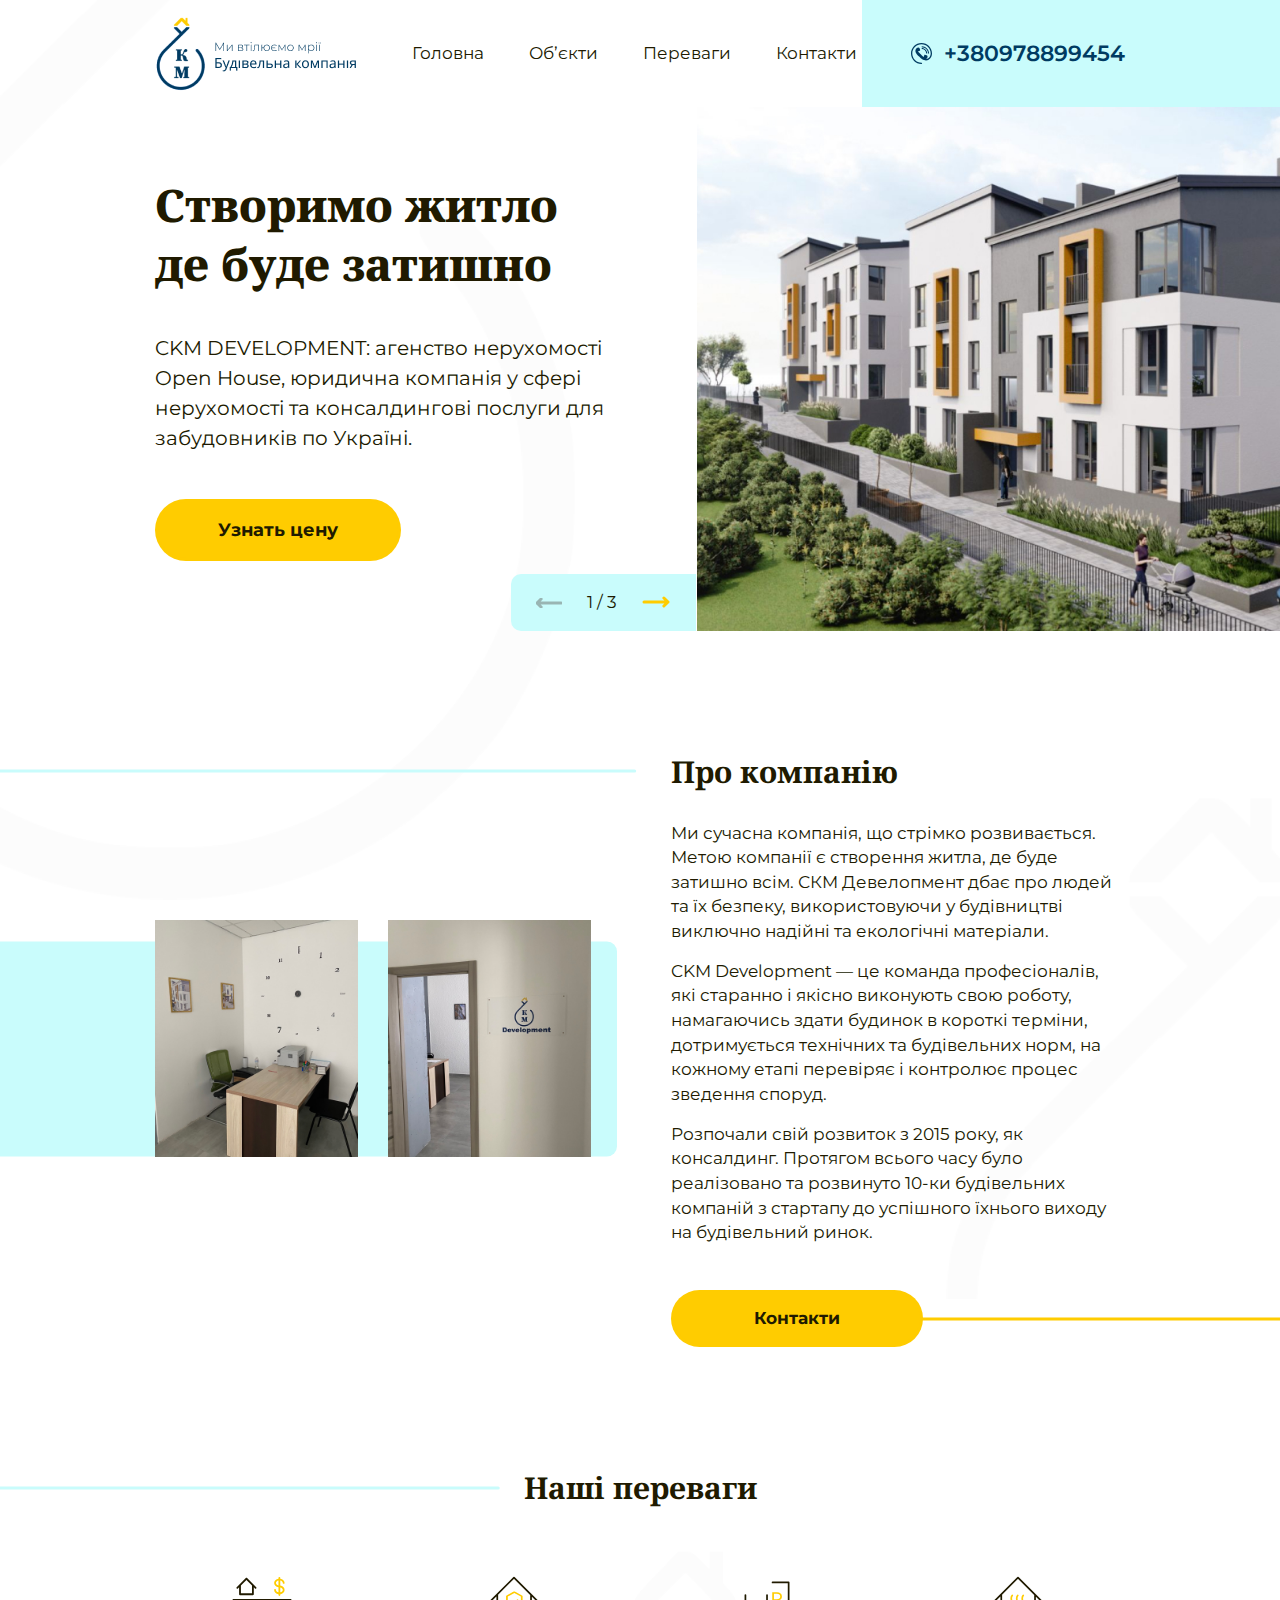
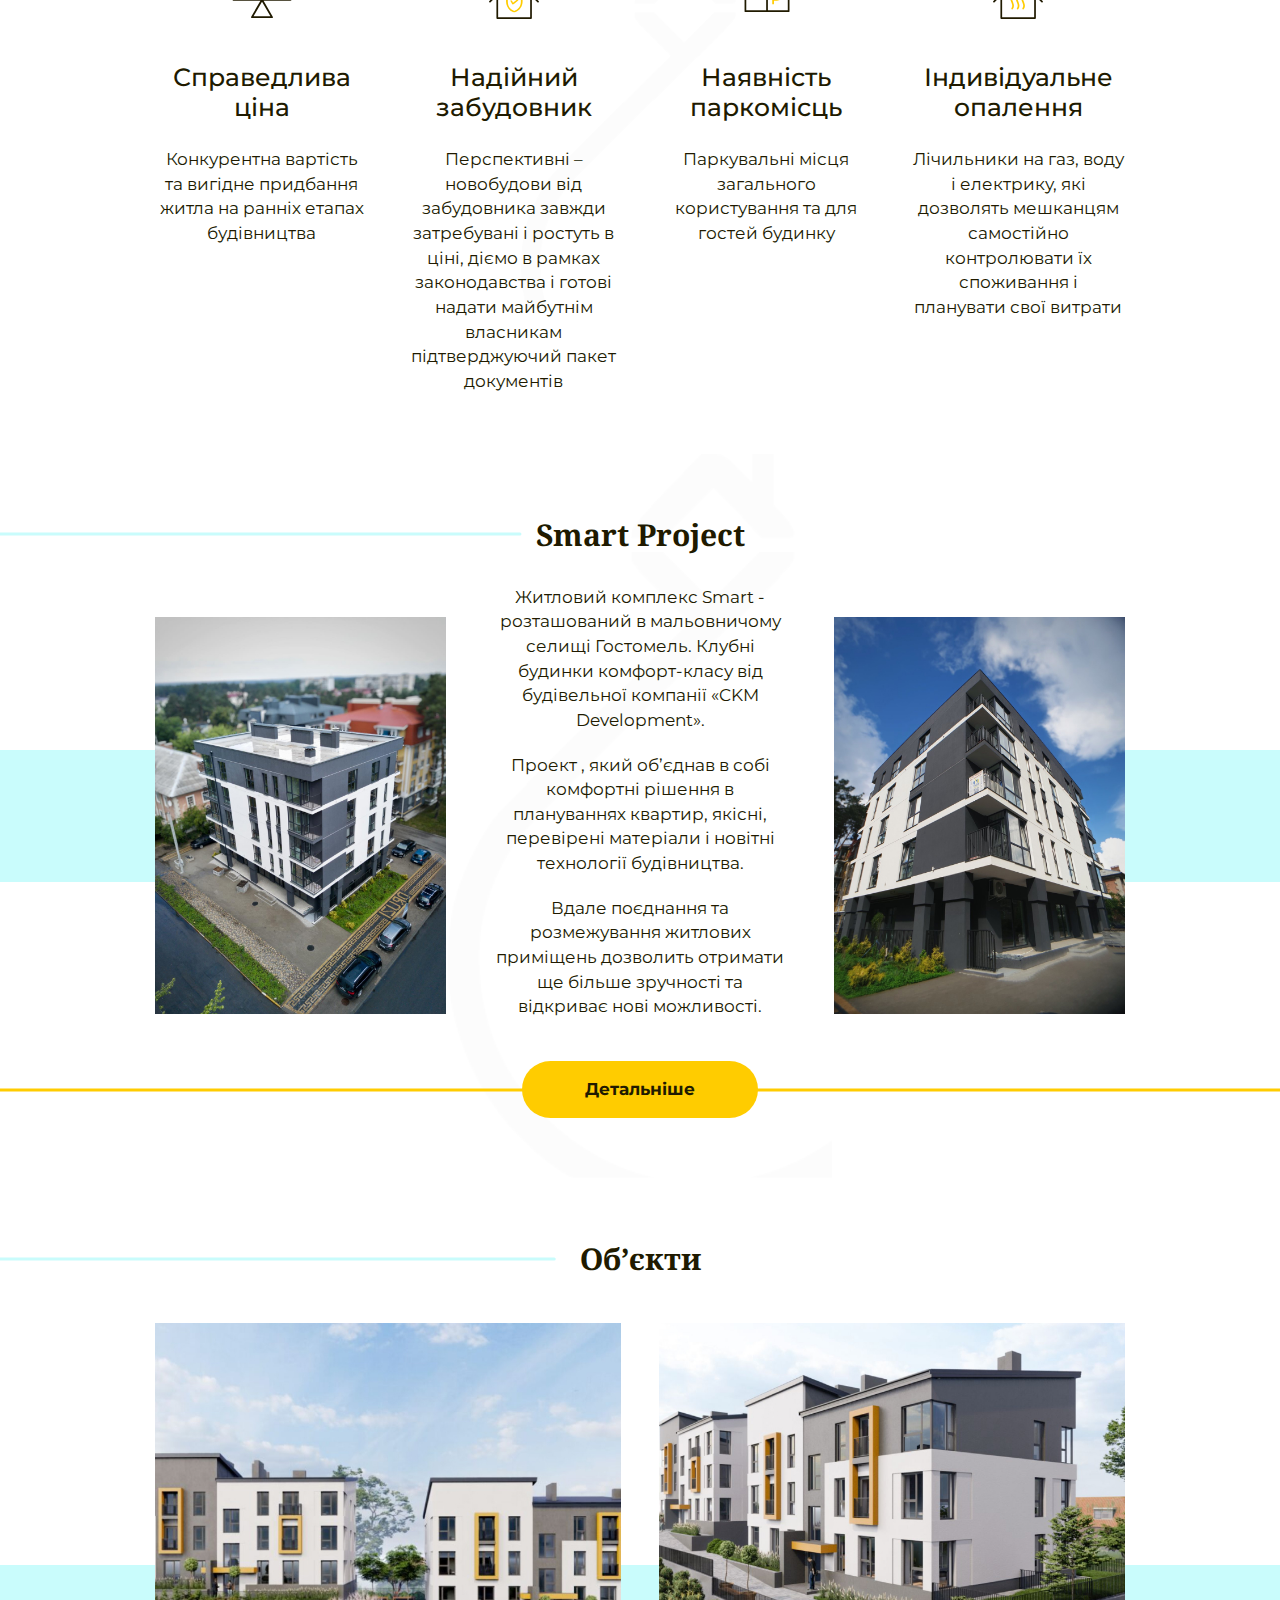
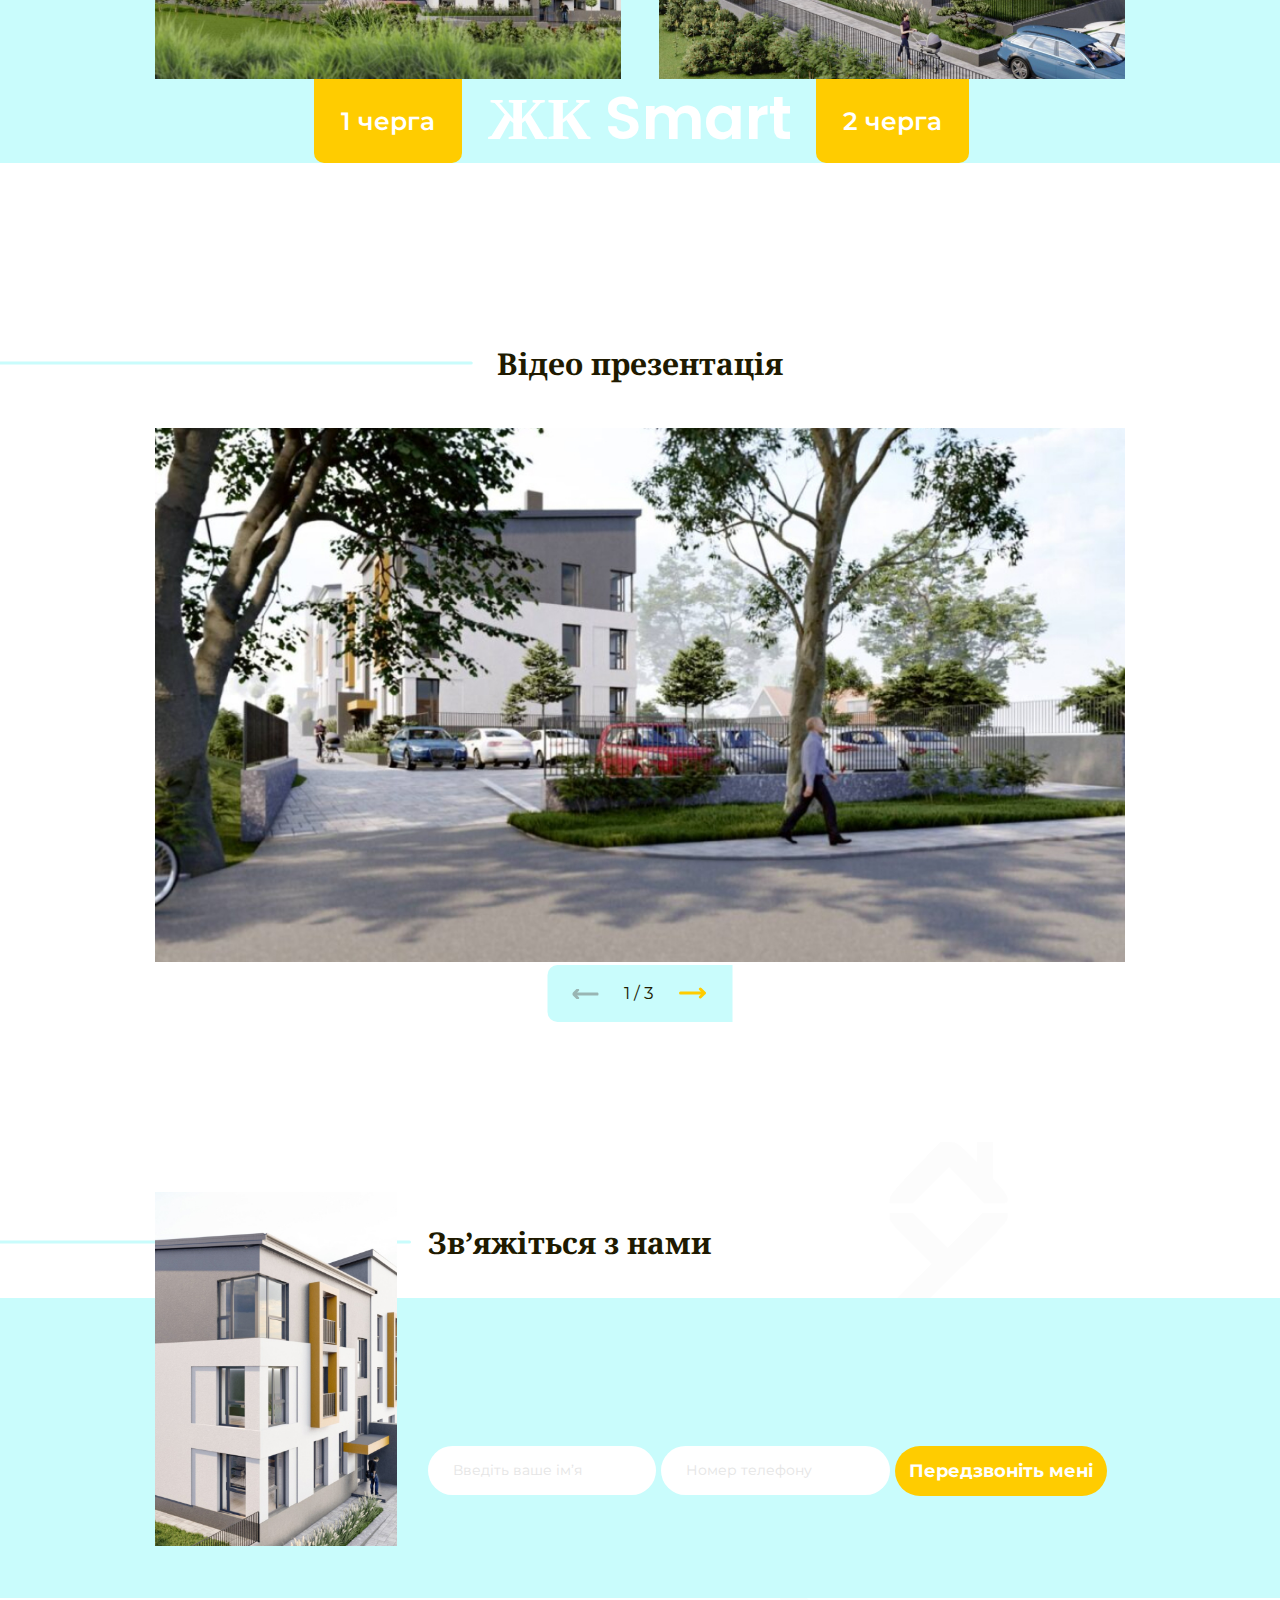
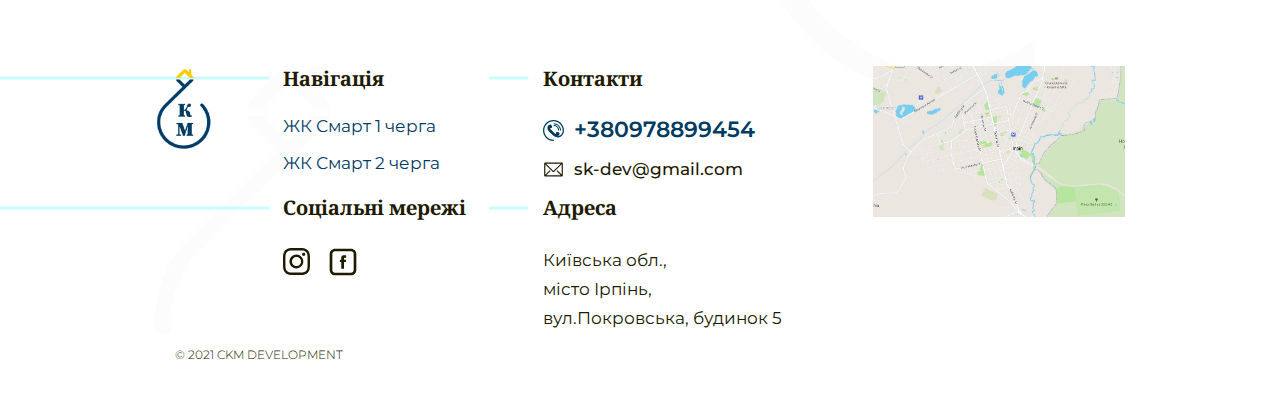
<file: index.html>
<!DOCTYPE html>
<html lang="ru">
 <head>
	<title>Головна</title>
	<meta charset="UTF-8">
	<meta name="format-detection" content="telephone=no">
	<link rel="stylesheet" href="css/style.min.css">
	<link rel="shortcut icon" href="favicon.ico">
	<!-- <meta name="robots" content="noindex, nofollow"> -->
	<!-- <meta name="viewport" content="width=device-width, initial-scale=1.0, maximum-scale=1.0, user-scalable=0"> -->
	<meta name="viewport" content="width=device-width, initial-scale=1.0">
</head>

<body>
	<div class="wrapper">
		<div class="top-bg _bg"></div>
		<div class="top-square"></div>
		<header class="header">
	<div class="header__container _container">
		<div class="header-left">
			<a href="index.html"><img src="img/main/logo.png" alt="Logo"> </a>
		</div>
		<div class="header__menu menu">
			<div class="menu__icon icon-menu">
				<span></span>
				<span></span>
				<span></span>
			</div>
			<nav class="menu__body">
				<ul class="menu__list">
					<li><a href="index.html" class="menu__link _goto-block">Головна</a></li>
					<li><a href="objects.html" class="menu__link _goto-block">Об’єкти</a></li>
					<li><a href="index.html#per" class="menu__link _goto-block">Переваги</a></li>
					<li><a href="#foot" class="menu__link _goto-block">Контакти</a></li>
				</ul>
			</nav>
		</div>
		<div class="header-tel">
			<a href="tel:+380978899454"><img src="img/main/icons/09.svg" alt=""><span>+380978899454</span></a>
		</div>
	</div>
</header>
		<main class="page">
			<section class="develop _container">
				<div class="develop-container">
					<div class="develop-container__left">
						<div class="develop-title">
							Створимо житло де буде затишно
						</div>
						<div class="develop-text">
							CKM DEVELOPMENT: агенство нерухомості Open House, юридична компанія у сфері нерухомості та
							консалдингові послуги для забудовників по Україні.
						</div>
						<div class="develop-popup">
							<a href="jk.html" class="_yellow-btn">Узнать цену</a>
						</div>
					</div>
					<div class="develop-container__right">
						<div class="develop-slider__box">
							<div class="develop-slider__more">
								<div class="more__item_prev">
									<svg width="26" height="10" viewBox="0 0 26 10" fill="none"
										xmlns="http://www.w3.org/2000/svg">
										<path d="M25 5H1M1 5L5.11429 1M1 5L5.11429 9" stroke-width="3" stroke-linecap="round" />
									</svg>
								</div>
								<div class="slider-quality__pagging"></div>
								<div class="more__item_next">
									<svg width="29" height="12" viewBox="0 0 29 12" fill="none"
										xmlns="http://www.w3.org/2000/svg">
										<path d="M2 6H26M26 6L21.8857 2M26 6L21.8857 10" stroke-width="3"
											stroke-linecap="round" />
									</svg>
								</div>
							</div>
							<div class="develop-slider__container _swiper">
								<div class="develop-slider__item">
									<img src="img/main/02.jpg" alt="Photo">
								</div>
								<div class="develop-slider__item">
									<img src="img/main/02.jpg" alt="Photo">
								</div>
								<div class="develop-slider__item">
									<img src="img/main/02.jpg" alt="Photo">
								</div>
							</div>
						</div>
					</div>
				</div>
			</section>
			<section class="about">
				<div class="about-bg">
				</div>
				<div class="about-bg__img _bg">
				</div>
				<div class="about-container _container">
					<div class="about__left">
						<div class="about__img">
							<img src="img/main/03.jpg" alt="Photo">
						</div>
						<div class="about__img">
							<img src="img/main/04.jpg" alt="Photo">
						</div>
					</div>
					<div class="about-right">
						<div class="about-title _title">
							Про компанію
						</div>
						<div class="about-text _text">
							Ми сучасна компанія, що стрімко розвивається. Метою компанії є створення житла, де буде затишно
							всім.
							СКM Девелопмент дбає про людей та їх безпеку, використовуючи у будівництві виключно надійні та
							екологічні матеріали.
						</div>
						<div class="about-text _text">
							CKM Development — це команда професіоналів, які старанно і якісно виконують свою роботу,
							намагаючись
							здати будинок в короткі терміни, дотримується технічних та будівельних норм, на кожному етапі
							перевіряє і контролює процес зведення споруд.
						</div>
						<div class="about-text _text">
							Розпочали свій розвиток з 2015 року, як консалдинг. Протягом всього часу було реалізовано та
							розвинуто
							10-ки будівельних компаній з стартапу до успішного їхнього виходу на будівельний ринок.
						</div>
						<div class="about-popup">
							<a href="#foot" class="_yellow-btn">Контакти</a>
						</div>
					</div>
				</div>
			</section>
			<section class="perevagy _container" id="per">
				<div class="perevagy-bg"></div>
				<div class="perevagy-title _title">
					Наші переваги
				</div>
				<div class="perevagy-container">
					<div class="perevagy-item">
						<div class="perevagy-item__img">
							<img src="img/main/icons/05.svg" alt="Photo">
						</div>
						<div class="perevagy-subtitle">
							Справедлива ціна
						</div>
						<div class="perevagy-item__text">
							Конкурентна вартість та вигідне придбання житла на ранніх етапах будівництва
						</div>
					</div>
					<div class="perevagy-item">
						<div class="perevagy-item__img">
							<img src="img/main/icons/06.svg" alt="Photo">
						</div>
						<div class="perevagy-subtitle">
							Надійний забудовник
						</div>
						<div class="perevagy-item__text">
							Перспективні – новобудови від забудовника завжди затребувані і ростуть в ціні, діємо в рамках
							законодавства і готові надати майбутнім власникам підтверджуючий пакет документів
						</div>
					</div>
					<div class="perevagy-item">
						<div class="perevagy-item__img">
							<img src="img/main/icons/07.svg" alt="Photo">
						</div>
						<div class="perevagy-subtitle">
							Наявність паркомісць
						</div>
						<div class="perevagy-item__text">
							Паркувальні місця загального користування та для гостей будинку
						</div>
					</div>
					<div class="perevagy-item">
						<div class="perevagy-item__img">
							<img src="img/main/icons/08.svg" alt="Photo">
						</div>
						<div class="perevagy-subtitle">
							Індивідуальне опалення
						</div>
						<div class="perevagy-item__text">
							Лічильники на газ, воду і електрику, які дозволять мешканцям самостійно контролювати їх споживання
							і планувати свої витрати
						</div>
					</div>
				</div>
			</section>
			<section class="smart">
				<div class="_container">
					<div class="smart-bg"></div>
					<div class="smart-left"></div>
					<div class="smart-right"></div>
					<div class="smart-container">
						<div class="smart-item">
							<img src="img/main/05.jpg" alt="Photo">
						</div>
						<div class="smart-item">
							<div class="smart-title _title">
								Smart Project
							</div>
							<div class="smart-text _text">
								Житловий комплекс Smart - розташований в мальовничому селищі Гостомель. Клубні будинки
								комфорт-класу від будівельної компанії «CKM Development».
							</div>
							<div class="smart-text _text">
								Проект , який об’єднав в собі комфортні рішення в плануваннях квартир, якісні, перевірені
								матеріали і новітні технології будівництва.
							</div>
							<div class="smart-text _text">
								Вдале поєднання та розмежування житлових приміщень дозволить отримати ще більше зручності та
								відкриває нові можливості.
							</div>
							<div class="smart-popup">
								<a href="jk.html" class="_yellow-btn">Детальніше</a>
							</div>
						</div>
						<div class="smart-item">
							<img src="img/main/06.jpg" alt="Photo">
						</div>
					</div>
				</div>
			</section>
			<section class="object" id="obj">
				<div class="object-bg">
					ЖК Smart
				</div>
				<div class="_container">
					<div class="object-title _title">
						Об’єкти
					</div>
					<div class="object-container">
						<div class="object-item">
							<div class="object-img"><img src="img/main/07.jpg" alt="Photo">
								<div class="object-more">
									<a href="jk.html">Узнать больше</a>
								</div>
							</div>
							<div class="object-label">
								<span>1 черга</span>
							</div>
						</div>
						<div class="object-item">
							<div class="object-img"><img src="img/main/08.jpg" alt="Photo">
								<div class="object-more">
									<a href="jk.html">Узнать больше</a>
								</div>
							</div>
							<div class="object-label">
								<span>2 черга</span>
							</div>
						</div>
					</div>
				</div>
			</section>
			<section class="present _container">
				<div class="present-title _title">
					Відео презентація
				</div>
				<div class="present-slider__box">
					<div class="develop-slider__more present-slider__more">
						<div class="present__item__prev">
							<svg width="26" height="10" viewBox="0 0 26 10" fill="none" xmlns="http://www.w3.org/2000/svg">
								<path d="M25 5H1M1 5L5.11429 1M1 5L5.11429 9" stroke-width="3" stroke-linecap="round" />
							</svg>
						</div>
						<div class="present-pagging"></div>
						<div class="present__item__next">
							<svg width="29" height="12" viewBox="0 0 29 12" fill="none" xmlns="http://www.w3.org/2000/svg">
								<path d="M2 6H26M26 6L21.8857 2M26 6L21.8857 10" stroke-width="3" stroke-linecap="round" />
							</svg>
						</div>
					</div>
					<div class="present-slider__container _swiper">
						<div class="present-slider__item">
							<img src="img/main/09.jpg" alt="Photo">
						</div>
						<div class="present-slider__item">
							<img src="img/main/09.jpg" alt="Photo">
						</div>
						<div class="present-slider__item">
							<img src="img/main/09.jpg" alt="Photo">
						</div>
					</div>
				</div>
			</section>
			<section class="form">
				<div class="form-bg"></div>
				<form action="#">
					<div class="_container">
						<div class="form-container">
							<div class="form-back"></div>
							<div class="form-img">
								<img src="img/main/10.jpg" alt="Photo">
							</div>
							<div class="form-body">
								<div class="form-title _title">
									Зв’яжіться з нами
								</div>
								<div class="form-box">
									<div class="form-input">
										<input autocomplete="off" type="text" name="form[]" data-error="Ошибка"
											data-value="Введіть ваше ім’я" class="input">
									</div>
									<div class="form-input">
										<input autocomplete="off" type="text" name="form[]" data-error="Ошибка"
											data-value="Номер телефону" class="input">
									</div>
									<div class="form-btn">
										<button type="submit" class="form__btn btn">Передзвоніть мені</button>
									</div>
								</div>
							</div>
						</div>
					</div>
				</form>
			</section>
		</main>
		<footer class="footer" id="foot">
	<div class="footer__container _container">
		<div class="footer-bg">
		</div>
		<div class="footer-about">
			© 2021 CKM DEVELOPMENT
		</div>
		<div class="footer-left">
			<div class="footer-logo">
				<a href="index.html"><img src="img/main/lofo_footer.png" alt="Logo"></a>
			</div>
		</div>
		<div class="footer-middle">
			<div class="footer-nav">
				<div class="footer-nav__title _odd-title">
					Навігація
				</div>
				<div class="footer-nav__links">
					<div class="footer-nav__link">
						<a href="jk.html" class="_jk">ЖК Смарт 1 черга</a>
					</div>
					<div class="footer-nav__link">
						<a href="jk.html" class="_jk">ЖК Смарт 2 черга</a>
					</div>
				</div>
			</div>
			<div class="footer-nav">
				<div class="footer-nav__title _even-title">
					Контакти
				</div>
				<div class="footer-nav__links">
					<div class="footer-nav__link">
						<a href="tel:+380978899454" class="footer-phone"><img src="img/main/icons/03.svg"
								alt="Phone"><span>+380978899454</span></a>
					</div>
					<div class="footer-nav__link">
						<a href="mailto:sk-dev@gmail.com" class="footer-mail"><img src="img/main/icons/04.svg"
								alt="Mail"><span>sk-dev@gmail.com</span></a>
					</div>
				</div>
			</div>
			<div class="footer-nav">
				<div class="footer-nav__title _odd-title">
					Соціальні мережі
				</div>
				<div class="footer-nav__item">
					<a href="#" target="_blank"><img src="img/main/icons/01.svg" alt="Instagram"></a>
					<a href="#" target="_blank"><img src="img/main/icons/02.svg" alt="Facebook"></a>
				</div>
			</div>
			<div class="footer-nav">
				<div class="footer-nav__title _even-title">
					Адреса
				</div>
				<div class="footer-nav__links footer-adres">
					Київська обл.,<br> місто Ірпінь,<br> вул.Покровська, будинок 5
				</div>
			</div>
		</div>
		<div class="footer-right">
			<img src="img/main/12.jpg" alt="Map">
		</div>
	</div>
</footer>
	</div>
	<div class="popup popup_popup">
	<div class="popup__content">
		<div class="popup__body">
			<div class="popup__close"></div>
		</div>
	</div>
</div>
<div class="popup popup_massagename-message">
	<div class="popup__content">
		<div class="popup__body">
			<div class="popup__close"></div>
		</div>
	</div>
</div>
<div class="popup popup_video">
	<div class="popup__content">
		<div class="popup__body">
			<div class="popup__close popup__close_video"></div>
			<div class="popup__video _video"></div>
		</div>
	</div>
</div>

	<!-- Swiper -->
<!-- <script src="https://unpkg.com/swiper/swiper-bundle.min.js"></script> -->
<script src="js/vendors.min.js"></script>
<script src="js/app.min.js"></script>
<script>
	AOS.init({ once: true });
</script>
</body>

</html>
</file>
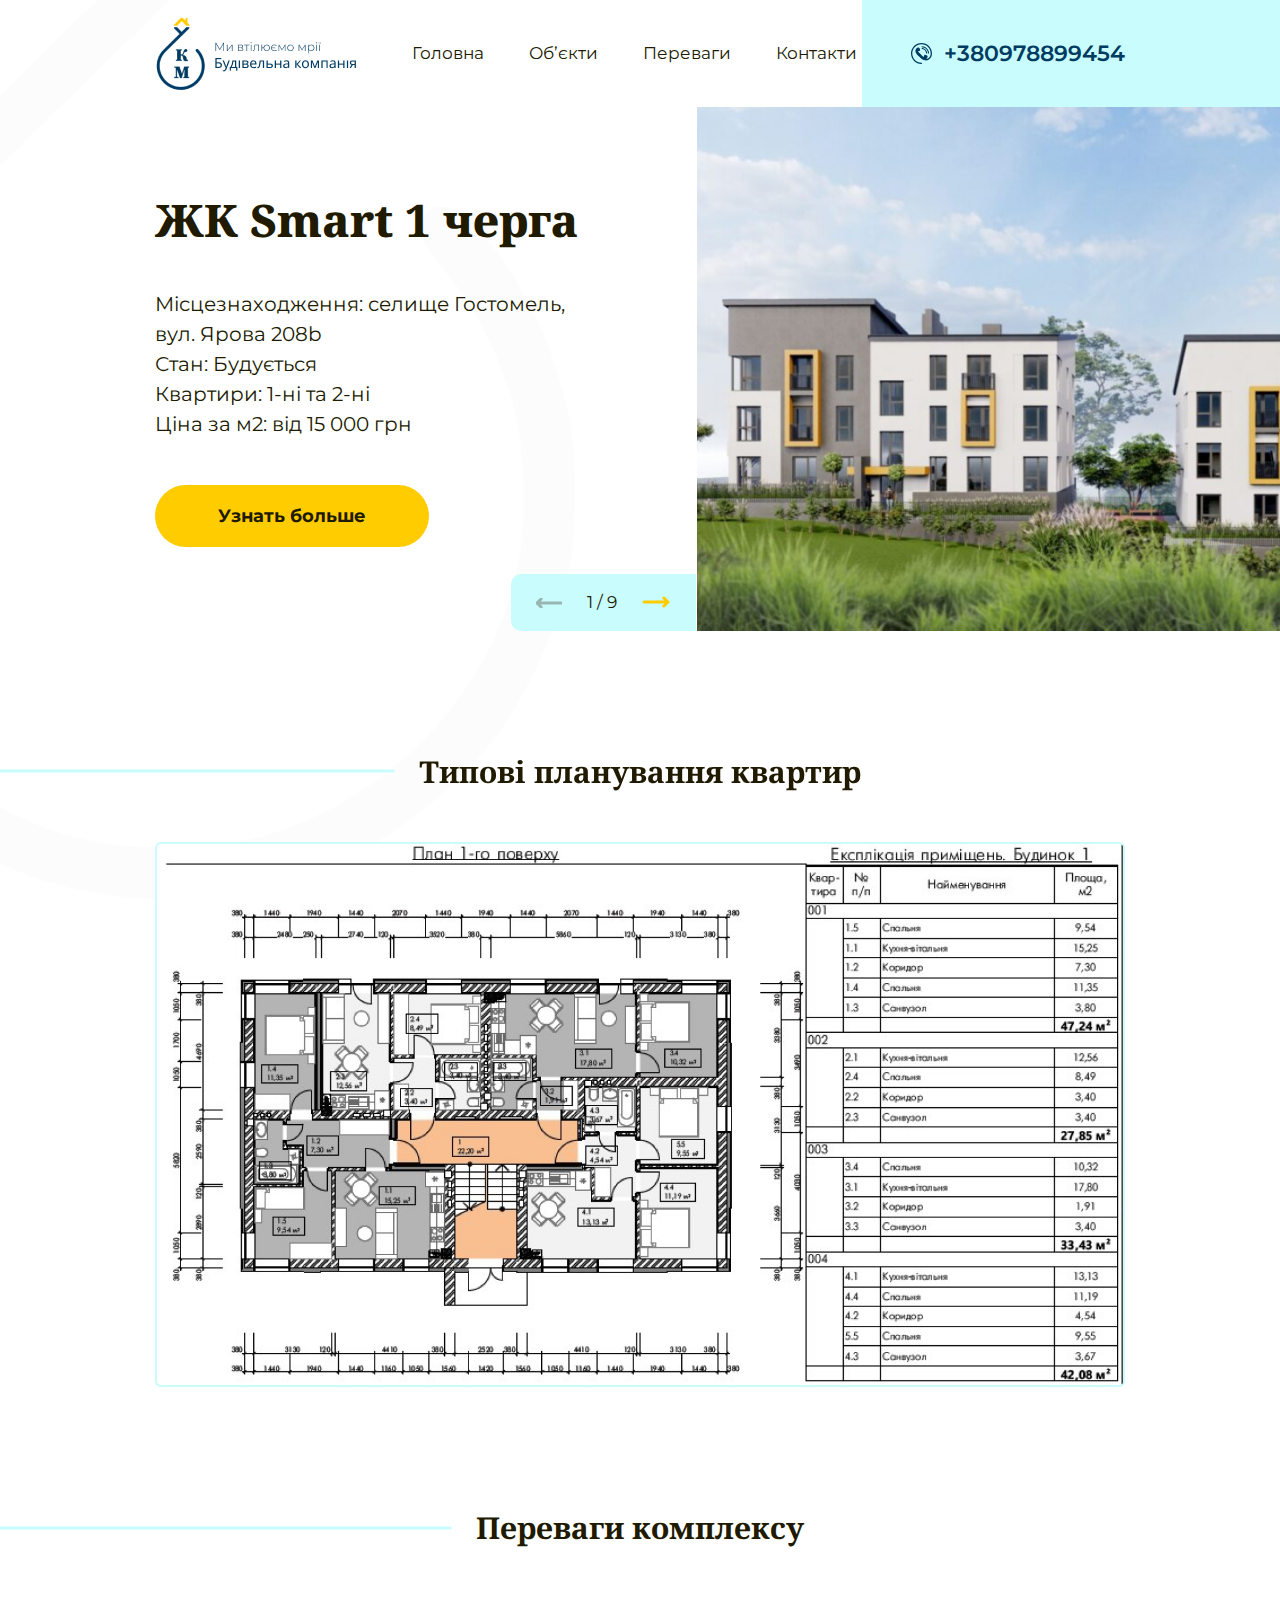
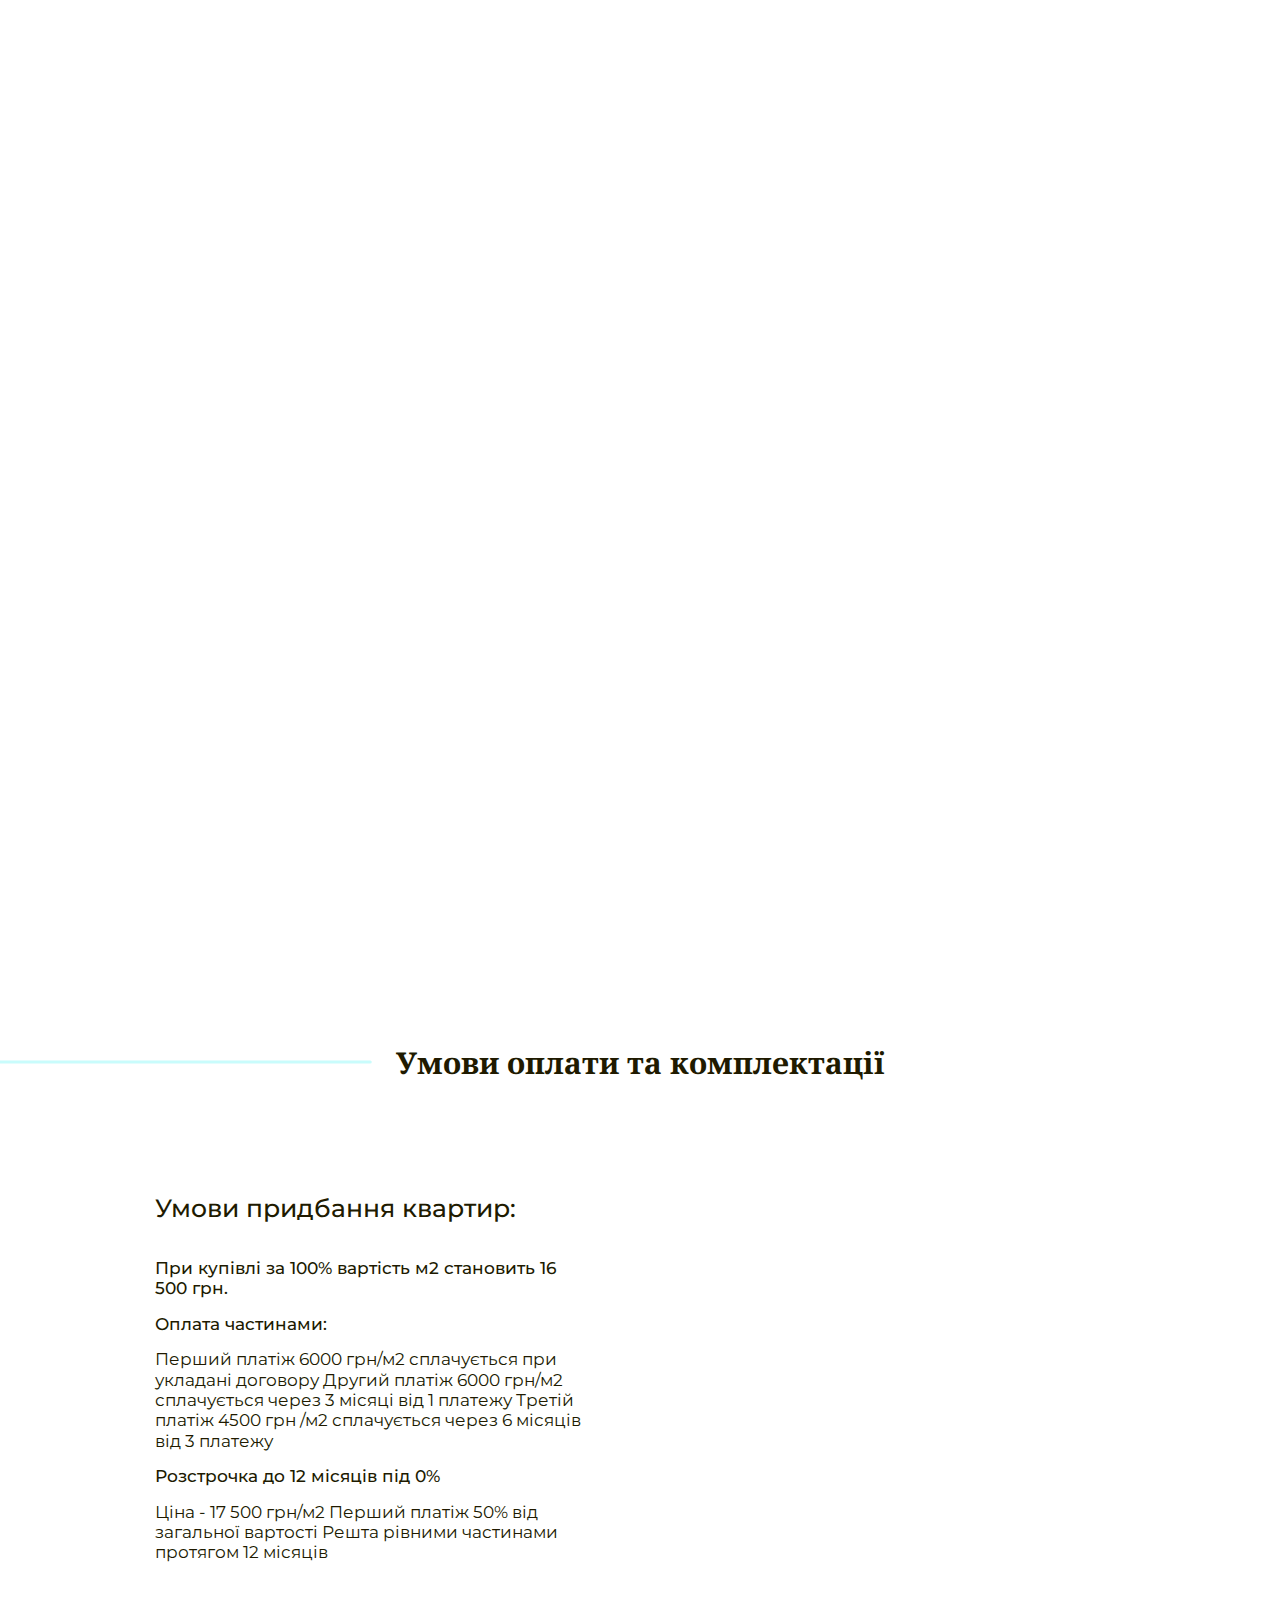
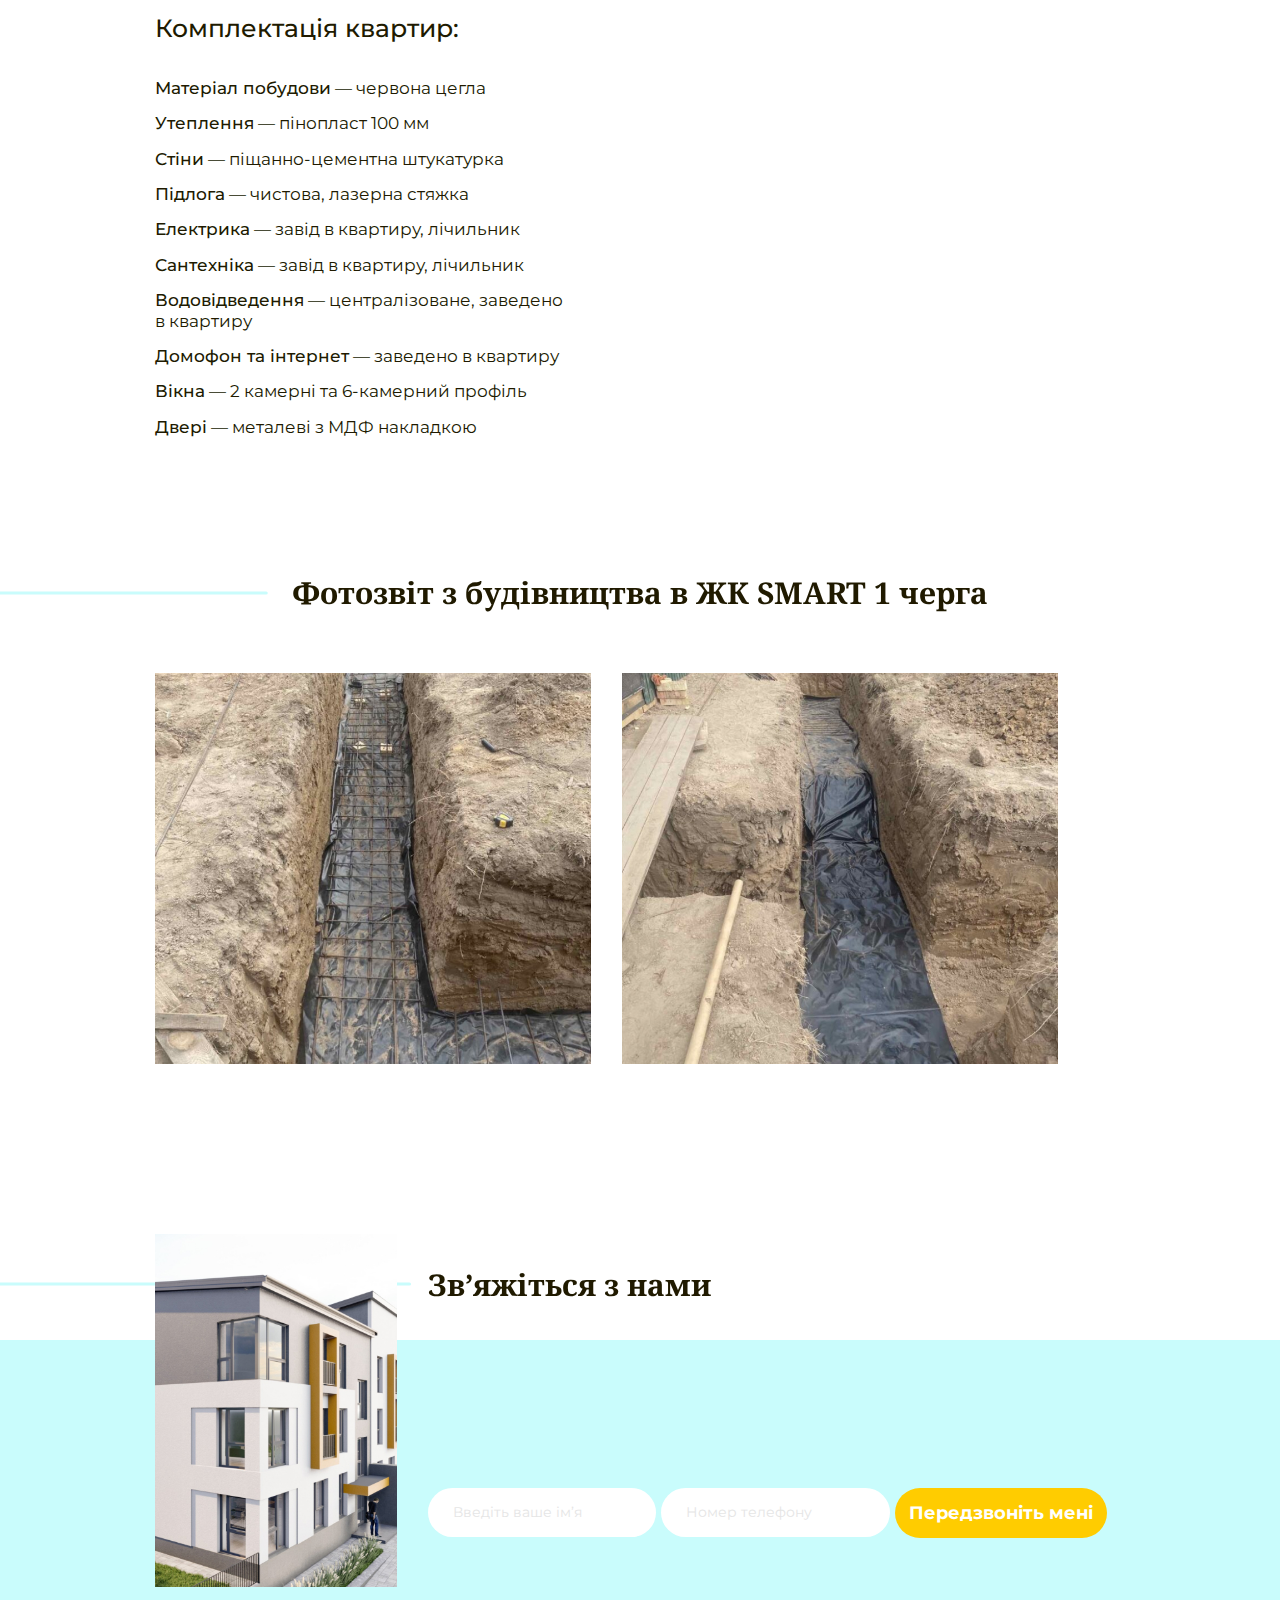
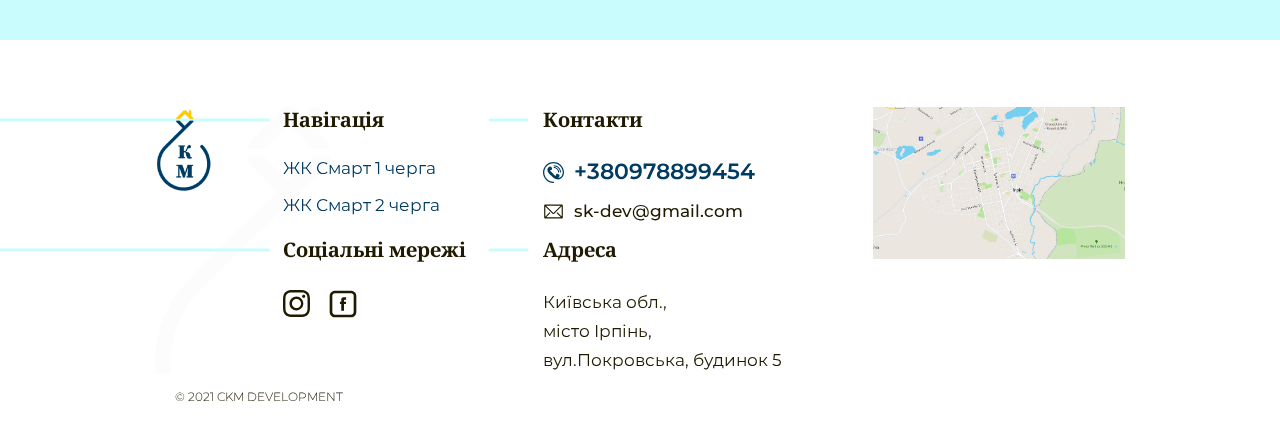
<file: jk.html>
<!DOCTYPE html>
<html lang="ru">
 <head>
	<title>Головна</title>
	<meta charset="UTF-8">
	<meta name="format-detection" content="telephone=no">
	<link rel="stylesheet" href="css/style.min.css">
	<link rel="shortcut icon" href="favicon.ico">
	<!-- <meta name="robots" content="noindex, nofollow"> -->
	<!-- <meta name="viewport" content="width=device-width, initial-scale=1.0, maximum-scale=1.0, user-scalable=0"> -->
	<meta name="viewport" content="width=device-width, initial-scale=1.0">
</head>

<body>
	<div class="wrapper">
		<div class="top-bg _bg"></div>
		<div class="top-square"></div>
		<header class="header">
	<div class="header__container _container">
		<div class="header-left">
			<a href="index.html"><img src="img/main/logo.png" alt="Logo"> </a>
		</div>
		<div class="header__menu menu">
			<div class="menu__icon icon-menu">
				<span></span>
				<span></span>
				<span></span>
			</div>
			<nav class="menu__body">
				<ul class="menu__list">
					<li><a href="index.html" class="menu__link _goto-block">Головна</a></li>
					<li><a href="objects.html" class="menu__link _goto-block">Об’єкти</a></li>
					<li><a href="index.html#per" class="menu__link _goto-block">Переваги</a></li>
					<li><a href="#foot" class="menu__link _goto-block">Контакти</a></li>
				</ul>
			</nav>
		</div>
		<div class="header-tel">
			<a href="tel:+380978899454"><img src="img/main/icons/09.svg" alt=""><span>+380978899454</span></a>
		</div>
	</div>
</header>
		<main class="page">
			<section class="develop _container">
				<div class="develop-container">
					<div class="develop-container__left">
						<div class="develop-title">
							ЖК Smart 1 черга
						</div>
						<div class="develop-text">
							Місцезнаходження: селище Гостомель,<br> вул. Ярова 208b <br>
							Стан: Будується<br>
							Квартири: 1-ні та 2-ні<br>
							Ціна за м2: від 15 000 грн<br>
						</div>
						<div class="develop-popup">
							<a href="jk.html" class="_yellow-btn">Узнать больше</a>
						</div>
					</div>
					<div class="develop-container__right">
						<div class="develop-slider__box">
							<div class="develop-slider__more">
								<div class="more__item_prev">
									<svg width="26" height="10" viewBox="0 0 26 10" fill="none"
										xmlns="http://www.w3.org/2000/svg">
										<path d="M25 5H1M1 5L5.11429 1M1 5L5.11429 9" stroke-width="3" stroke-linecap="round" />
									</svg>
								</div>
								<div class="slider-quality__pagging"></div>
								<div class="more__item_next">
									<svg width="29" height="12" viewBox="0 0 29 12" fill="none"
										xmlns="http://www.w3.org/2000/svg">
										<path d="M2 6H26M26 6L21.8857 2M26 6L21.8857 10" stroke-width="3"
											stroke-linecap="round" />
									</svg>
								</div>
							</div>
							<div class="develop-slider__container _swiper">
								<div class="develop-slider__item">
									<img src="img/main/jk/01.jpg" alt="Photo">
								</div>
								<div class="develop-slider__item">
									<img src="img/main/jk/01.jpg" alt="Photo">
								</div>
								<div class="develop-slider__item">
									<img src="img/main/jk/01.jpg" alt="Photo">
								</div>
								<div class="develop-slider__item">
									<img src="img/main/jk/01.jpg" alt="Photo">
								</div>
								<div class="develop-slider__item">
									<img src="img/main/jk/01.jpg" alt="Photo">
								</div>
								<div class="develop-slider__item">
									<img src="img/main/jk/01.jpg" alt="Photo">
								</div>
								<div class="develop-slider__item">
									<img src="img/main/jk/01.jpg" alt="Photo">
								</div>
								<div class="develop-slider__item">
									<img src="img/main/jk/01.jpg" alt="Photo">
								</div>
								<div class="develop-slider__item">
									<img src="img/main/jk/01.jpg" alt="Photo">
								</div>
							</div>
						</div>
					</div>
				</div>
			</section>
			<section class="type _container" data-aos="fade-up" data-aos-duration="2000">
				<div class="type-title _title">
					Типові планування квартир
				</div>
				<div class="type-img">
					<img src="img/main/jk/02.jpg" alt="Photo">
				</div>
			</section>
			<section class="plus _container">
				<div class="plus-title _title">
					Переваги комплексу
				</div>
				<div class="plus-container">
					<div class="plus-item" data-aos="fade-right" data-aos-duration="2000">
						<div class="plus-item__img">
							<img src="img/main/jk/03.jpg" alt="Photo">
						</div>
						<div class="plus-item__content">
							<div class="plus-item__subtitle">
								Наявність парковок біля будинку
							</div>
							<div class="plus-item__box">
								<div class="plus-bg"></div>
								<div class="plus-item__text">
									При проектуванні житлових будинків, інженери подбали про вас і виділили шматок землі на
									паркові місця біля вашого дому.
								</div>
								<div class="plus-item__text">
									Теріторія парковки знаходиться на підвищеній зоні й має огорожу, що дай можливість спати
									спокійніше.
								</div>
							</div>
						</div>
					</div>
					<div class="plus-item" data-aos="fade-left" data-aos-duration="2000">
						<div class="plus-item__img">
							<img src="img/main/jk/04.jpg" alt="Photo">
						</div>
						<div class="plus-item__content">
							<div class="plus-item__subtitle">
								Розвинута інфраструктура
							</div>
							<div class="plus-item__box">
								<div class="plus-bg"></div>
								<div class="plus-item__text">
									При проектуванні житлових будинків, інженери подбали про вас і виділили шматок землі на
									паркові місця біля вашого дому.
								</div>
								<div class="plus-item__text">
									Теріторія парковки знаходиться на підвищеній зоні й має огорожу, що дай можливість спати
									спокійніше.
								</div>
							</div>
						</div>
					</div>
					<div class="plus-item" data-aos="fade-right" data-aos-duration="2000">
						<div class="plus-item__img">
							<img src="img/main/jk/05.jpg" alt="Photo">
						</div>
						<div class="plus-item__content">
							<div class="plus-item__subtitle">
								Екологічність
							</div>
							<div class="plus-item__box">
								<div class="plus-bg"></div>
								<div class="plus-item__text">
									При проектуванні житлових будинків, інженери подбали про вас і виділили шматок землі на
									паркові місця біля вашого дому.
								</div>
								<div class="plus-item__text">
									Теріторія парковки знаходиться на підвищеній зоні й має огорожу, що дай можливість спати
									спокійніше.
								</div>
							</div>
						</div>
					</div>
				</div>
			</section>
			<section class="pay _container">
				<div class="pay-title _title">
					Умови оплати та комплектації
				</div>
				<div class="pay-container">
					<div class="pay-left">
						<div class="pay-subtitle">
							Умови придбання квартир:
						</div>
						<div class="pay-text">
							<span>При купівлі за 100% вартість м2 становить 16 500 грн.</span>
						</div>
						<div class="pay-text">
							<span>Оплата частинами:</span>
						</div>
						<div class="pay-text">
							Перший платіж 6000 грн/м2 сплачується при укладані договору
							Другий платіж 6000 грн/м2 сплачується через 3 місяці від 1 платежу
							Третій платіж 4500 грн /м2 сплачується через 6 місяців від 3 платежу
						</div>
						<div class="pay-text">
							<span>Розстрочка до 12 місяців під 0%</span>
						</div>
						<div class="pay-text">
							Ціна - 17 500 грн/м2
							Перший платіж 50% від загальної вартості
							Решта рівними частинами протягом 12 місяців
						</div>
						<div class="pay-subtitle">
							Комплектація квартир:
						</div>
						<div class="pay-text">
							<span>Матеріал побудови</span> — червона цегла
						</div>
						<div class="pay-text">
							<span>Утеплення</span> — пінопласт 100 мм
						</div>
						<div class="pay-text">
							<span>Стіни</span> — піщанно-цементна штукатурка
						</div>
						<div class="pay-text">
							<span>Підлога</span> — чистова, лазерна стяжка
						</div>
						<div class="pay-text">
							<span>Електрика</span> — завід в квартиру, лічильник
						</div>
						<div class="pay-text">
							<span>Сантехніка</span> — завід в квартиру, лічильник
						</div>
						<div class="pay-text">
							<span>Водовідведення</span> — централізоване, заведено в квартиру
						</div>
						<div class="pay-text">
							<span>Домофон та інтернет</span> — заведено в квартиру
						</div>
						<div class="pay-text">
							<span>Вікна</span> — 2 камерні та 6-камерний профіль
						</div>
						<div class="pay-text">
							<span>Двері</span> — металеві з МДФ накладкою
						</div>
					</div>
					<div class="pay-right" data-aos="fade-right" data-aos-duration="2000">
						<div class="pay-bg"></div>
						<img src="img/main/jk/05.jpg" alt="Photo">
					</div>
				</div>
			</section>
			<section class="photo _container">
				<div class="photo-title _title">
					Фотозвіт з будівництва в ЖК SMART 1 черга
				</div>
				<div class="photo-container">
					<div class="photo-item">
						<img src="img/main/jk/06.jpg" alt="Photo">
					</div>
					<div class="photo-item">
						<img src="img/main/jk/07.jpg" alt="Photo">
					</div>
				</div>
			</section>
			<section class="form">
				<div class="form-bg"></div>
				<form action="#">
					<div class="_container">
						<div class="form-container">
							<div class="form-img">
								<img src="img/main/10.jpg" alt="Photo">
							</div>
							<div class="form-body">
								<div class="form-title _title">
									Зв’яжіться з нами
								</div>
								<div class="form-box">
									<div class="form-input">
										<input autocomplete="off" type="text" name="form[]" data-error="Ошибка"
											data-value="Введіть ваше ім’я" class="input">
									</div>
									<div class="form-input">
										<input autocomplete="off" type="text" name="form[]" data-error="Ошибка"
											data-value="Номер телефону" class="input">
									</div>
									<div class="form-btn">
										<button type="submit" class="form__btn btn">Передзвоніть мені</button>
									</div>
								</div>
							</div>
						</div>
					</div>
				</form>
			</section>
		</main>
		<footer class="footer" id="foot">
	<div class="footer__container _container">
		<div class="footer-bg">
		</div>
		<div class="footer-about">
			© 2021 CKM DEVELOPMENT
		</div>
		<div class="footer-left">
			<div class="footer-logo">
				<a href="index.html"><img src="img/main/lofo_footer.png" alt="Logo"></a>
			</div>
		</div>
		<div class="footer-middle">
			<div class="footer-nav">
				<div class="footer-nav__title _odd-title">
					Навігація
				</div>
				<div class="footer-nav__links">
					<div class="footer-nav__link">
						<a href="jk.html" class="_jk">ЖК Смарт 1 черга</a>
					</div>
					<div class="footer-nav__link">
						<a href="jk.html" class="_jk">ЖК Смарт 2 черга</a>
					</div>
				</div>
			</div>
			<div class="footer-nav">
				<div class="footer-nav__title _even-title">
					Контакти
				</div>
				<div class="footer-nav__links">
					<div class="footer-nav__link">
						<a href="tel:+380978899454" class="footer-phone"><img src="img/main/icons/03.svg"
								alt="Phone"><span>+380978899454</span></a>
					</div>
					<div class="footer-nav__link">
						<a href="mailto:sk-dev@gmail.com" class="footer-mail"><img src="img/main/icons/04.svg"
								alt="Mail"><span>sk-dev@gmail.com</span></a>
					</div>
				</div>
			</div>
			<div class="footer-nav">
				<div class="footer-nav__title _odd-title">
					Соціальні мережі
				</div>
				<div class="footer-nav__item">
					<a href="#" target="_blank"><img src="img/main/icons/01.svg" alt="Instagram"></a>
					<a href="#" target="_blank"><img src="img/main/icons/02.svg" alt="Facebook"></a>
				</div>
			</div>
			<div class="footer-nav">
				<div class="footer-nav__title _even-title">
					Адреса
				</div>
				<div class="footer-nav__links footer-adres">
					Київська обл.,<br> місто Ірпінь,<br> вул.Покровська, будинок 5
				</div>
			</div>
		</div>
		<div class="footer-right">
			<img src="img/main/12.jpg" alt="Map">
		</div>
	</div>
</footer>
	</div>
	<div class="popup popup_popup">
	<div class="popup__content">
		<div class="popup__body">
			<div class="popup__close"></div>
		</div>
	</div>
</div>
<div class="popup popup_massagename-message">
	<div class="popup__content">
		<div class="popup__body">
			<div class="popup__close"></div>
		</div>
	</div>
</div>
<div class="popup popup_video">
	<div class="popup__content">
		<div class="popup__body">
			<div class="popup__close popup__close_video"></div>
			<div class="popup__video _video"></div>
		</div>
	</div>
</div>

	<!-- Swiper -->
<!-- <script src="https://unpkg.com/swiper/swiper-bundle.min.js"></script> -->
<script src="js/vendors.min.js"></script>
<script src="js/app.min.js"></script>
<script>
	AOS.init({ once: true });
</script>
</body>

</html>
</file>
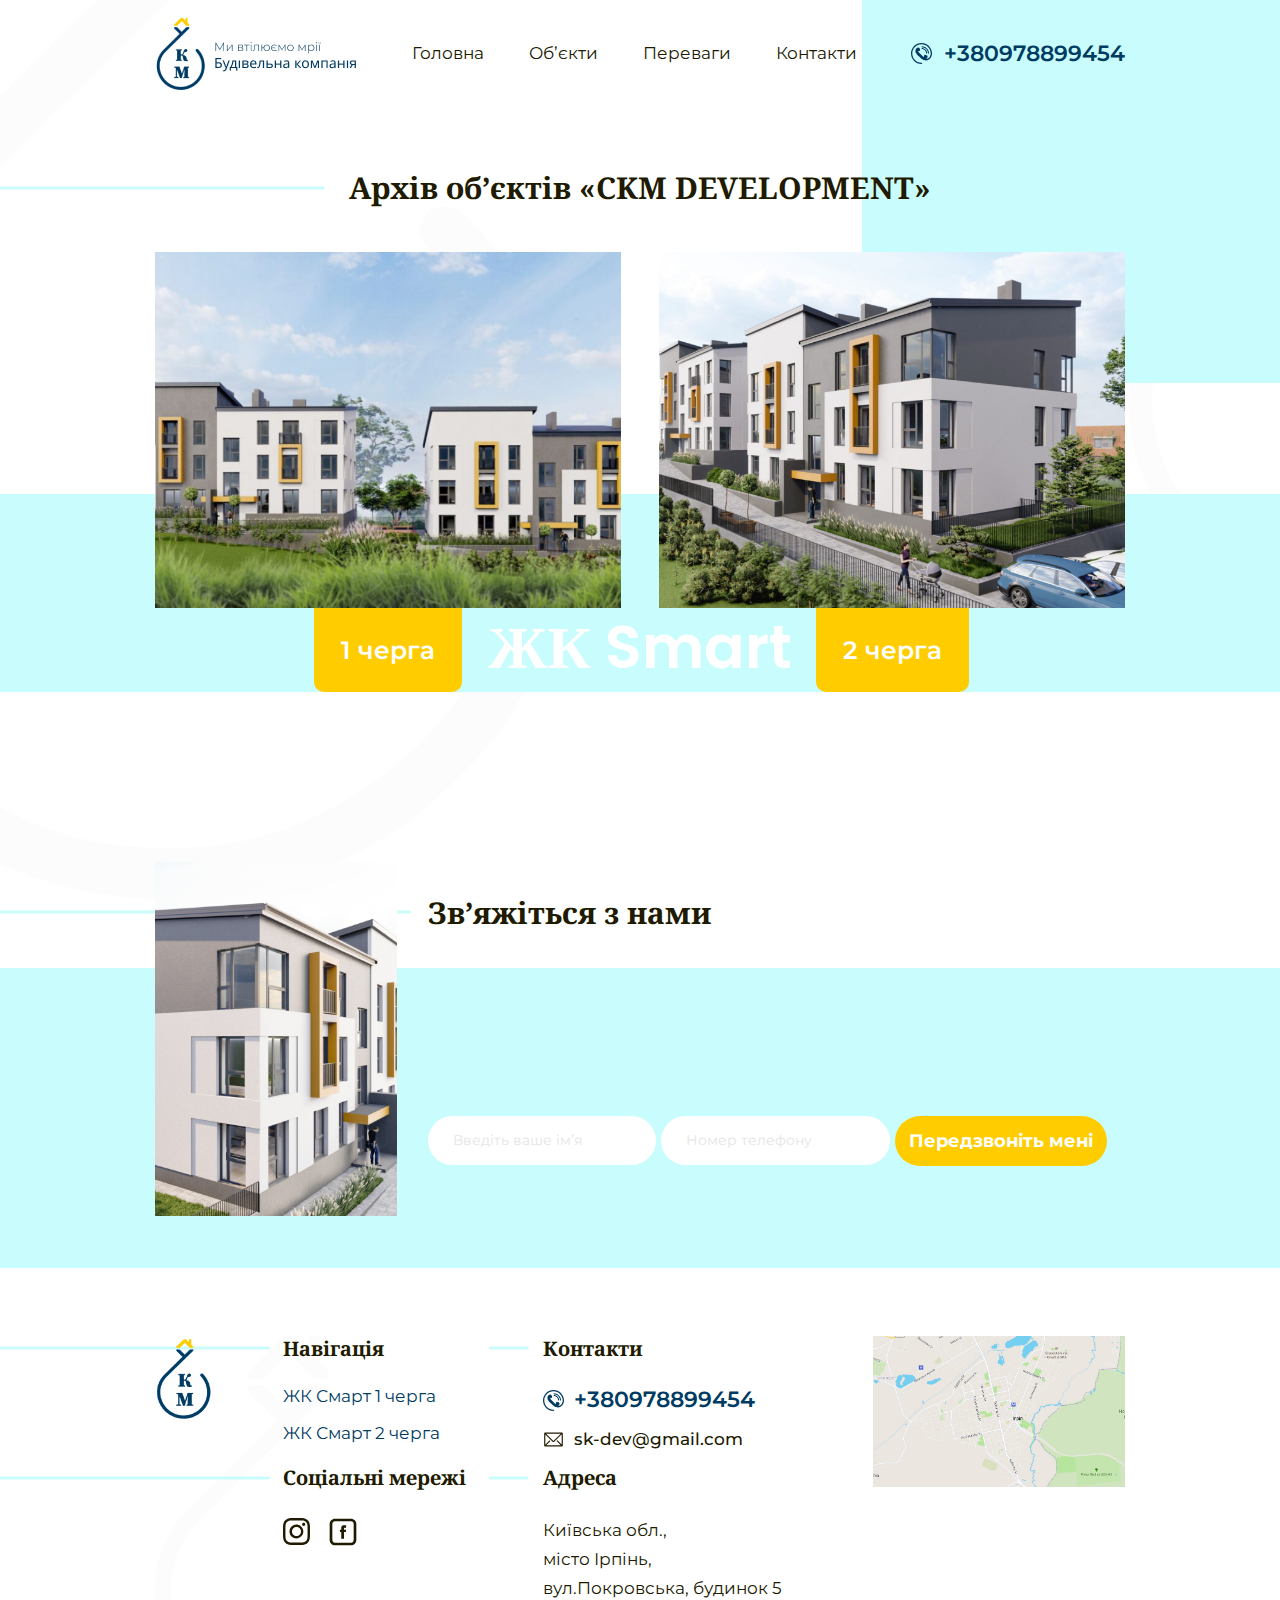
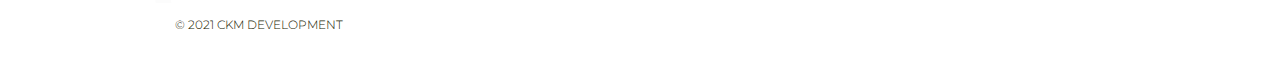
<file: objects.html>
<!DOCTYPE html>
<html lang="ru">
 <head>
	<title>Головна</title>
	<meta charset="UTF-8">
	<meta name="format-detection" content="telephone=no">
	<link rel="stylesheet" href="css/style.min.css">
	<link rel="shortcut icon" href="favicon.ico">
	<!-- <meta name="robots" content="noindex, nofollow"> -->
	<!-- <meta name="viewport" content="width=device-width, initial-scale=1.0, maximum-scale=1.0, user-scalable=0"> -->
	<meta name="viewport" content="width=device-width, initial-scale=1.0">
</head>

<body>
	<div class="wrapper">
		<div class="top-bg _bg"></div>
		<div class="top-square"></div>
		<header class="header">
	<div class="header__container _container">
		<div class="header-left">
			<a href="index.html"><img src="img/main/logo.png" alt="Logo"> </a>
		</div>
		<div class="header__menu menu">
			<div class="menu__icon icon-menu">
				<span></span>
				<span></span>
				<span></span>
			</div>
			<nav class="menu__body">
				<ul class="menu__list">
					<li><a href="index.html" class="menu__link _goto-block">Головна</a></li>
					<li><a href="objects.html" class="menu__link _goto-block">Об’єкти</a></li>
					<li><a href="index.html#per" class="menu__link _goto-block">Переваги</a></li>
					<li><a href="#foot" class="menu__link _goto-block">Контакти</a></li>
				</ul>
			</nav>
		</div>
		<div class="header-tel">
			<a href="tel:+380978899454"><img src="img/main/icons/09.svg" alt=""><span>+380978899454</span></a>
		</div>
	</div>
</header>
		<main class="page">
			<section class="object">
				<div class="object-bg">
					ЖК Smart
				</div>
				<div class="_container">
					<div class="object-title _title">
						Архів об’єктів «CKM DEVELOPMENT»
					</div>
					<div class="object-container">
						<div class="object-item">
							<div class="object-img"><img src="img/main/07.jpg" alt="Photo">
								<div class="object-more">
									<a href="jk.html">Узнать больше</a>
								</div>
							</div>
							<div class="object-label">
								<span>1 черга</span>
							</div>
						</div>
						<div class="object-item">
							<div class="object-img"><img src="img/main/08.jpg" alt="Photo">
								<div class="object-more">
									<a href="jk.html">Узнать больше</a>
								</div>
							</div>
							<div class="object-label">
								<span>2 черга</span>
							</div>
						</div>
					</div>
				</div>
			</section>
			<section class="form">
				<div class="form-bg"></div>
				<form action="#">
					<div class="_container">
						<div class="form-container">
							<div class="form-img">
								<img src="img/main/10.jpg" alt="Photo">
							</div>
							<div class="form-body">
								<div class="form-title _title">
									Зв’яжіться з нами
								</div>
								<div class="form-box">
									<div class="form-input">
										<input autocomplete="off" type="text" name="form[]" data-error="Ошибка"
											data-value="Введіть ваше ім’я" class="input">
									</div>
									<div class="form-input">
										<input autocomplete="off" type="text" name="form[]" data-error="Ошибка"
											data-value="Номер телефону" class="input">
									</div>
									<div class="form-btn">
										<button type="submit" class="form__btn btn">Передзвоніть мені</button>
									</div>
								</div>
							</div>
						</div>
					</div>
				</form>
			</section>
		</main>
		<footer class="footer" id="foot">
	<div class="footer__container _container">
		<div class="footer-bg">
		</div>
		<div class="footer-about">
			© 2021 CKM DEVELOPMENT
		</div>
		<div class="footer-left">
			<div class="footer-logo">
				<a href="index.html"><img src="img/main/lofo_footer.png" alt="Logo"></a>
			</div>
		</div>
		<div class="footer-middle">
			<div class="footer-nav">
				<div class="footer-nav__title _odd-title">
					Навігація
				</div>
				<div class="footer-nav__links">
					<div class="footer-nav__link">
						<a href="jk.html" class="_jk">ЖК Смарт 1 черга</a>
					</div>
					<div class="footer-nav__link">
						<a href="jk.html" class="_jk">ЖК Смарт 2 черга</a>
					</div>
				</div>
			</div>
			<div class="footer-nav">
				<div class="footer-nav__title _even-title">
					Контакти
				</div>
				<div class="footer-nav__links">
					<div class="footer-nav__link">
						<a href="tel:+380978899454" class="footer-phone"><img src="img/main/icons/03.svg"
								alt="Phone"><span>+380978899454</span></a>
					</div>
					<div class="footer-nav__link">
						<a href="mailto:sk-dev@gmail.com" class="footer-mail"><img src="img/main/icons/04.svg"
								alt="Mail"><span>sk-dev@gmail.com</span></a>
					</div>
				</div>
			</div>
			<div class="footer-nav">
				<div class="footer-nav__title _odd-title">
					Соціальні мережі
				</div>
				<div class="footer-nav__item">
					<a href="#" target="_blank"><img src="img/main/icons/01.svg" alt="Instagram"></a>
					<a href="#" target="_blank"><img src="img/main/icons/02.svg" alt="Facebook"></a>
				</div>
			</div>
			<div class="footer-nav">
				<div class="footer-nav__title _even-title">
					Адреса
				</div>
				<div class="footer-nav__links footer-adres">
					Київська обл.,<br> місто Ірпінь,<br> вул.Покровська, будинок 5
				</div>
			</div>
		</div>
		<div class="footer-right">
			<img src="img/main/12.jpg" alt="Map">
		</div>
	</div>
</footer>
	</div>
	<div class="popup popup_popup">
	<div class="popup__content">
		<div class="popup__body">
			<div class="popup__close"></div>
		</div>
	</div>
</div>
<div class="popup popup_massagename-message">
	<div class="popup__content">
		<div class="popup__body">
			<div class="popup__close"></div>
		</div>
	</div>
</div>
<div class="popup popup_video">
	<div class="popup__content">
		<div class="popup__body">
			<div class="popup__close popup__close_video"></div>
			<div class="popup__video _video"></div>
		</div>
	</div>
</div>

	<!-- Swiper -->
<!-- <script src="https://unpkg.com/swiper/swiper-bundle.min.js"></script> -->
<script src="js/vendors.min.js"></script>
<script src="js/app.min.js"></script>
<script>
	AOS.init({ once: true });
</script>
</body>

</html>
</file>
<file: css/style.min.css>
@charset "UTF-8";
@import url(https://fonts.googleapis.com/css?family=Montserrat:300,regular,500,600,700,,900,&display=swap&subset=cyrillic-ext);
@import url(https://fonts.googleapis.com/css?family=Noto+Serif:regular,700&display=swap&subset=cyrillic-ext);
@import url(https://fonts.googleapis.com/css?family=Poppins:regular&display=swap&subset=cyrillic-ext);
@font-face {
  font-family: "Gilroy-Bold";
  font-display: swap;
  src: url("../fonts/Gilroy-Bold.woff2") format("woff2"), url("../fonts/Gilroy-Bold.woff") format("woff");
  font-weight: 400;
  font-style: normal;
}
@font-face {
  font-family: "Gilroy-Medium";
  font-display: swap;
  src: url("../fonts/Gilroy-Medium.woff2") format("woff2"), url("../fonts/Gilroy-Medium.woff") format("woff");
  font-weight: 400;
  font-style: normal;
}
@font-face {
  font-family: "Gilroy-SemiBold";
  font-display: swap;
  src: url("../fonts/Gilroy-SemiBold.woff2") format("woff2"), url("../fonts/Gilroy-SemiBold.woff") format("woff");
  font-weight: 400;
  font-style: normal;
}
@font-face {
  font-family: "Gilroy-Regular";
  font-display: swap;
  src: url("../fonts/Gilroy-Regular.woff2") format("woff2"), url("../fonts/Gilroy-Regular.woff") format("woff");
  font-weight: 400;
  font-style: normal;
}
* {
  padding: 0px;
  margin: 0px;
  border: 0px;
}

*,
*:before,
*:after {
  -moz-box-sizing: border-box;
  -webkit-box-sizing: border-box;
  box-sizing: border-box;
}

aside,
nav,
footer,
header,
section {
  display: block;
}

html {
  font-size: 17px;
}

html,
body {
  height: 100%;
  min-width: 320px;
}

body {
  line-height: 1;
  font-family: "Montserrat";
  -ms-text-size-adjust: 100%;
  -moz-text-size-adjust: 100%;
  -webkit-text-size-adjust: 100%;
}

input,
button,
textarea {
  font-family: "Montserrat";
  font-size: inherit;
}

input::-ms-clear {
  display: none;
}

button {
  cursor: pointer;
  background-color: inherit;
}

button::-moz-focus-inner {
  padding: 0;
  border: 0;
}

a,
a:visited {
  text-decoration: none;
}

a:hover {
  text-decoration: none;
}

ul li {
  list-style: none;
}

img {
  vertical-align: top;
}

h1,
h2,
h3,
h4,
h5,
h6 {
  font-weight: inherit;
  font-size: inherit;
}

/*
&::-webkit-scrollbar {
	display: none;
}
*/
* {
  scroll-behavior: smooth;
}

body {
  color: #201a00;
}
body._lock {
  overflow: hidden;
}

.wrapper {
  width: 100%;
  min-height: 100%;
  overflow: hidden;
  display: flex;
  flex-direction: column;
}

._container {
  max-width: 1600px;
  margin: 0 auto;
}
@media (max-width: 1612px) {
  ._container {
    max-width: 970px;
  }
}
@media (max-width: 991.98px) {
  ._container {
    max-width: 750px;
  }
}
@media (max-width: 767.98px) {
  ._container {
    max-width: none;
    padding: 0 10px;
  }
}

.button {
  display: inline-flex;
  padding: 0px 0px;
}
.button._fw {
  width: 100%;
}

.select {
  position: relative;
}
.select__item {
  position: relative;
}
.select__title {
  color: #000;
  border: 1px solid #d9d9d9;
  background-color: #fff;
  cursor: pointer;
  border-radius: 4px;
}
@media (max-width: 991.98px) {
  .select__title {
    font-size: 18px;
  }
}
.select__value {
  display: flex;
  font-size: 14px;
  height: 30px;
  padding: 0px 15px;
  align-items: center;
  justify-content: space-between;
  flex-direction: row-reverse;
}
.select__value span {
  height: 1em;
  overflow: hidden;
  display: -webkit-box;
  -webkit-line-clamp: 1;
  -webkit-box-orient: vertical;
}
.select__value:before {
  content: "";
  display: inline-block;
  transition: all 0.3s ease 0s;
  width: 11px;
  height: 7px;
  background: url("../img/icons/select.svg") center/100% no-repeat;
}
.select__input {
  width: 100%;
  background-color: transparent;
  height: 100%;
}
.select__options {
  color: #000;
  position: absolute;
  top: 29px;
  border-radius: 0 0 4px 4px;
  min-width: 100%;
  left: 0;
  background-color: #fff;
  border-top: 0;
  border: 1px solid #d9d9d9;
  border-top: 0;
  font-size: 14px;
  padding: 10px 0px 5px 0px;
}
@media (max-width: 991.98px) {
  .select__options {
    font-size: 18px;
  }
}
.select__option {
  cursor: pointer;
  padding: 5px 15px;
  margin: 0px 0px 0px 0px;
}
@media (min-width: 992px) {
  .select__option:hover {
    background: #d9d9d9;
  }
}
.select._active {
  z-index: 5;
}
.select._active .select__value:before {
  transform: rotate(-180deg);
}
.select._active .select__options {
  display: block;
}

input[type=text],
input[type=email],
input[type=tel],
textarea {
  -webkit-appearance: none;
  -moz-appearance: none;
  appearance: none;
}
input[type=text]:focus,
input[type=email]:focus,
input[type=tel]:focus,
textarea:focus {
  outline: none;
}

.input {
  width: 100%;
  display: block;
  padding: 16px 25px;
  background: #ffffff;
  border-radius: 50px;
  font-size: 14px;
  line-height: 17px;
  color: #e5e5e5;
}
@media (max-width: 767.98px) {
  .input {
    padding: 16px 40px;
  }
}
.input._focus {
  color: #201a00;
}
textarea.input {
  resize: none;
  padding: 0px 0px;
}

.checkbox {
  position: relative;
}
.checkbox__input {
  position: absolute;
  width: 0;
  height: 0;
  opacity: 0;
  visibility: hidden;
}
.checkbox__input:checked + .checkbox__text:before {
  background: #fff url("../img/icons/check.svg") center no-repeat;
}
.checkbox__text {
  display: inline-flex;
  align-items: center;
  position: relative;
  font-size: 16px;
  color: #ffffff;
  letter-spacing: -0.3px;
  line-height: calc(20 / 16);
  cursor: pointer;
}
.checkbox__text:before {
  content: "";
  align-self: flex-start;
  margin: 0px 14px 0px 0px;
  flex: 0 0 20px;
  left: 0;
  top: 0;
  width: 20px;
  height: 18px;
  background: #fff;
  border: 1px solid #a7a9ac;
}
.checkbox a {
  color: #fff;
  text-decoration: underline;
}
@media (min-width: 992px) {
  .checkbox a:hover {
    text-decoration: none;
  }
}
.checkbox._error .checkbox__text:before {
  border: 1px solid #ee1212;
}

.options {
  display: flex;
  flex-direction: column;
  align-items: flex-start;
}
.options__item {
  position: relative;
  cursor: pointer;
}
.options__input {
  position: absolute;
  width: 0;
  height: 0;
  opacity: 0;
  left: 0;
  top: 0;
  visibility: hidden;
}
.options__input:checked + .options__text:after {
  transform: scale(1);
}
.options__text {
  display: inline-flex;
  align-items: center;
  position: relative;
  font-size: 16px;
  color: #ffffff;
  letter-spacing: -0.3px;
  line-height: calc(20 / 16);
}
.options__text:before {
  content: "";
  align-self: flex-start;
  margin: 0px 14px 0px 0px;
  flex: 0 0 20px;
  left: 0;
  top: 0;
  border-radius: 50%;
  width: 20px;
  height: 18px;
  background: #fff;
  border: 1px solid #a7a9ac;
}
.options__text:after {
  content: "";
  transition: all 0.3s ease 0s;
  transform: scale(0);
  width: 10px;
  height: 10px;
  border-radius: 50%;
  background-color: #77243a;
  position: absolute;
  left: 5px;
  top: 4px;
}

.rating {
  display: flex;
  align-items: flex-end;
  font-size: 40px;
  line-height: 0.75;
  transition: opacity 0.3s ease 0s;
}

.rating.rating_sending {
  opacity: 0.2;
}

.rating.rating_set .rating__active,
.rating.rating_set .rating__item {
  cursor: pointer;
}

.rating__body {
  position: relative;
}

.rating__body::before {
  content: "★★★★★";
  display: block;
}

.rating__active {
  position: absolute;
  width: 0%;
  height: 100%;
  top: 0;
  left: 0;
  overflow: hidden;
}

.rating__active::before {
  content: "★★★★★";
  position: absolute;
  width: 100%;
  height: 100%;
  top: 0;
  left: 0;
  color: #ffd300;
}

.rating__items {
  display: flex;
  position: absolute;
  width: 100%;
  height: 100%;
  top: 0;
  left: 0;
}

.rating__item {
  flex: 0 0 20%;
  height: 100%;
  opacity: 0;
}

.rating__value {
  font-size: 50%;
  line-height: 1;
  padding: 0px 0px 0px 10px;
}

.quantity {
  width: 88px;
  height: 40px;
  display: flex;
  border: 1px solid rgba(166, 166, 166, 0.45);
}
.quantity__button {
  flex: 0 0 30px;
  position: relative;
  cursor: pointer;
}
.quantity__button::before, .quantity__button::after {
  content: "";
  position: absolute;
  top: 50%;
  left: 50%;
  transition: all 0.3s ease 0s;
  margin: 0px 0px 0px -4.5px;
  background-color: #a6a6a6;
  width: 9px;
  height: 1px;
}
@media (min-width: 991.98px) {
  .quantity__button:hover::before, .quantity__button:hover::after {
    background-color: rgba(0, 0, 0, 0.5);
  }
}
.quantity__button_plus::before {
  transform: rotate(-90deg);
}
.quantity__input {
  flex: 1 1 auto;
}
.quantity__input input {
  height: 100%;
  color: #a6a6a6;
  font-size: 12px;
  width: 100%;
  text-align: center;
}

.row:after {
  display: block;
  content: "";
  clear: both;
}

.rub:after {
  content: "₽";
}

ol.counter {
  list-style-type: none;
  counter-reset: item;
}
ol.counter li {
  position: relative;
  padding: 0px 0px 0px 45px;
}
ol.counter li:before {
  counter-increment: item;
  content: counter(item);
  position: absolute;
  left: 0;
  top: 0;
  color: #818181;
  font-size: 14px;
  font-weight: 700;
  text-align: center;
  line-height: 26px;
  border-radius: 50%;
  width: 28px;
  height: 28px;
  border: 1px solid #4274bb;
}

.ellipsis {
  display: block;
  overflow: hidden;
  width: 100%;
  white-space: nowrap;
  text-overflow: ellipsis;
}

.es {
  overflow: hidden;
  white-space: nowrap;
  text-overflow: ellipsis;
}

.table {
  display: table;
  font-size: 0;
  width: 100%;
}

.trow {
  display: table-row;
}

.cell {
  display: table-cell;
}
.cell.full {
  width: 100%;
}

._ibg {
  position: relative;
}
._ibg img {
  position: absolute;
  width: 100%;
  height: 100%;
  top: 0;
  left: 0;
  object-fit: cover;
}

body.ie ._ibg {
  background-position: center;
  background-size: cover;
  background-repeat: no-repeat;
}
body.ie ._ibg img {
  width: 0;
  height: 0;
  opacity: 0;
  visibility: hidden;
}

._video {
  position: relative;
  overflow: hidden;
  height: 0;
  padding-bottom: 56.25%;
}
._video video,
._video iframe,
._video object,
._video embed {
  position: absolute;
  top: 0;
  left: 0;
  width: 100%;
  height: 100%;
}

.videobg video,
.videobg iframe,
.videobg object,
.videobg embed {
  position: fixed;
  top: 50%;
  left: 50%;
  min-width: 100%;
  min-height: 100%;
  width: auto;
  height: auto;
  z-index: -100;
  transform: translateX(-50%) translateY(-50%);
  background-size: cover;
}

._more-content {
  transition: all 0.3s ease 0s;
  overflow: hidden;
}

._more-link {
  cursor: pointer;
}
._more-link span {
  font-style: normal;
}
._more-link span:first-child {
  display: block;
}
._more-link span:last-child {
  display: none;
}
._more-link._active span {
  font-style: normal;
}
._more-link._active span:first-child {
  display: none;
}
._more-link._active span:last-child {
  display: block;
}

#map {
  background: url("../img/icons/loading.gif") center/50px no-repeat;
}

._swiper {
  overflow: hidden;
}
._swiper .swiper-wrapper {
  width: 100%;
  height: 100%;
  box-sizing: content-box;
  display: flex;
  position: relative;
}
._swiper.swiper-container-vertical .swiper-wrapper {
  flex-direction: column;
}
._swiper.swiper-container-autoheight .swiper-wrapper {
  align-items: flex-start;
}

.swiper-container-initialized .swiper-slide {
  flex-shrink: 0;
}

.swiper-container-android .swiper-slide,
.swiper-container-android .swiper-wrapper {
  transform: translate3d(0px, 0, 0);
}

.swiper-button-lock {
  display: none !important;
}

._tabs-block {
  display: none;
}
._tabs-block._active {
  display: block;
}

.mirror {
  transform: scale(-1, 1);
}

.nicescroll-rails {
  z-index: 1000 !important;
}

._custom-scroll {
  position: fixed;
  right: 0;
  top: 0;
  width: 3px;
  height: 100%;
  z-index: 1000;
}
._custom-scroll__line {
  background-color: rgba(0, 0, 0, 0.5);
  border-radius: 3px 0 0 3px;
  position: relative;
  left: 0;
  top: 0;
  width: 100%;
}

body[data-aos-duration="50"] [data-aos], [data-aos][data-aos][data-aos-duration="50"] {
  transition-duration: 50ms;
}
body[data-aos-delay="50"] [data-aos], [data-aos][data-aos][data-aos-delay="50"] {
  transition-delay: 0;
}
body[data-aos-delay="50"] [data-aos].aos-animate, [data-aos][data-aos][data-aos-delay="50"].aos-animate {
  transition-delay: 50ms;
}
body[data-aos-duration="100"] [data-aos], [data-aos][data-aos][data-aos-duration="100"] {
  transition-duration: 100ms;
}
body[data-aos-delay="100"] [data-aos], [data-aos][data-aos][data-aos-delay="100"] {
  transition-delay: 0;
}
body[data-aos-delay="100"] [data-aos].aos-animate, [data-aos][data-aos][data-aos-delay="100"].aos-animate {
  transition-delay: 100ms;
}
body[data-aos-duration="150"] [data-aos], [data-aos][data-aos][data-aos-duration="150"] {
  transition-duration: 150ms;
}
body[data-aos-delay="150"] [data-aos], [data-aos][data-aos][data-aos-delay="150"] {
  transition-delay: 0;
}
body[data-aos-delay="150"] [data-aos].aos-animate, [data-aos][data-aos][data-aos-delay="150"].aos-animate {
  transition-delay: 150ms;
}
body[data-aos-duration="200"] [data-aos], [data-aos][data-aos][data-aos-duration="200"] {
  transition-duration: 200ms;
}
body[data-aos-delay="200"] [data-aos], [data-aos][data-aos][data-aos-delay="200"] {
  transition-delay: 0;
}
body[data-aos-delay="200"] [data-aos].aos-animate, [data-aos][data-aos][data-aos-delay="200"].aos-animate {
  transition-delay: 200ms;
}
body[data-aos-duration="250"] [data-aos], [data-aos][data-aos][data-aos-duration="250"] {
  transition-duration: 250ms;
}
body[data-aos-delay="250"] [data-aos], [data-aos][data-aos][data-aos-delay="250"] {
  transition-delay: 0;
}
body[data-aos-delay="250"] [data-aos].aos-animate, [data-aos][data-aos][data-aos-delay="250"].aos-animate {
  transition-delay: 250ms;
}
body[data-aos-duration="300"] [data-aos], [data-aos][data-aos][data-aos-duration="300"] {
  transition-duration: 300ms;
}
body[data-aos-delay="300"] [data-aos], [data-aos][data-aos][data-aos-delay="300"] {
  transition-delay: 0;
}
body[data-aos-delay="300"] [data-aos].aos-animate, [data-aos][data-aos][data-aos-delay="300"].aos-animate {
  transition-delay: 300ms;
}
body[data-aos-duration="350"] [data-aos], [data-aos][data-aos][data-aos-duration="350"] {
  transition-duration: 350ms;
}
body[data-aos-delay="350"] [data-aos], [data-aos][data-aos][data-aos-delay="350"] {
  transition-delay: 0;
}
body[data-aos-delay="350"] [data-aos].aos-animate, [data-aos][data-aos][data-aos-delay="350"].aos-animate {
  transition-delay: 350ms;
}
body[data-aos-duration="400"] [data-aos], [data-aos][data-aos][data-aos-duration="400"] {
  transition-duration: 400ms;
}
body[data-aos-delay="400"] [data-aos], [data-aos][data-aos][data-aos-delay="400"] {
  transition-delay: 0;
}
body[data-aos-delay="400"] [data-aos].aos-animate, [data-aos][data-aos][data-aos-delay="400"].aos-animate {
  transition-delay: 400ms;
}
body[data-aos-duration="450"] [data-aos], [data-aos][data-aos][data-aos-duration="450"] {
  transition-duration: 450ms;
}
body[data-aos-delay="450"] [data-aos], [data-aos][data-aos][data-aos-delay="450"] {
  transition-delay: 0;
}
body[data-aos-delay="450"] [data-aos].aos-animate, [data-aos][data-aos][data-aos-delay="450"].aos-animate {
  transition-delay: 450ms;
}
body[data-aos-duration="500"] [data-aos], [data-aos][data-aos][data-aos-duration="500"] {
  transition-duration: 500ms;
}
body[data-aos-delay="500"] [data-aos], [data-aos][data-aos][data-aos-delay="500"] {
  transition-delay: 0;
}
body[data-aos-delay="500"] [data-aos].aos-animate, [data-aos][data-aos][data-aos-delay="500"].aos-animate {
  transition-delay: 500ms;
}
body[data-aos-duration="550"] [data-aos], [data-aos][data-aos][data-aos-duration="550"] {
  transition-duration: 550ms;
}
body[data-aos-delay="550"] [data-aos], [data-aos][data-aos][data-aos-delay="550"] {
  transition-delay: 0;
}
body[data-aos-delay="550"] [data-aos].aos-animate, [data-aos][data-aos][data-aos-delay="550"].aos-animate {
  transition-delay: 550ms;
}
body[data-aos-duration="600"] [data-aos], [data-aos][data-aos][data-aos-duration="600"] {
  transition-duration: 600ms;
}
body[data-aos-delay="600"] [data-aos], [data-aos][data-aos][data-aos-delay="600"] {
  transition-delay: 0;
}
body[data-aos-delay="600"] [data-aos].aos-animate, [data-aos][data-aos][data-aos-delay="600"].aos-animate {
  transition-delay: 600ms;
}
body[data-aos-duration="650"] [data-aos], [data-aos][data-aos][data-aos-duration="650"] {
  transition-duration: 650ms;
}
body[data-aos-delay="650"] [data-aos], [data-aos][data-aos][data-aos-delay="650"] {
  transition-delay: 0;
}
body[data-aos-delay="650"] [data-aos].aos-animate, [data-aos][data-aos][data-aos-delay="650"].aos-animate {
  transition-delay: 650ms;
}
body[data-aos-duration="700"] [data-aos], [data-aos][data-aos][data-aos-duration="700"] {
  transition-duration: 700ms;
}
body[data-aos-delay="700"] [data-aos], [data-aos][data-aos][data-aos-delay="700"] {
  transition-delay: 0;
}
body[data-aos-delay="700"] [data-aos].aos-animate, [data-aos][data-aos][data-aos-delay="700"].aos-animate {
  transition-delay: 700ms;
}
body[data-aos-duration="750"] [data-aos], [data-aos][data-aos][data-aos-duration="750"] {
  transition-duration: 750ms;
}
body[data-aos-delay="750"] [data-aos], [data-aos][data-aos][data-aos-delay="750"] {
  transition-delay: 0;
}
body[data-aos-delay="750"] [data-aos].aos-animate, [data-aos][data-aos][data-aos-delay="750"].aos-animate {
  transition-delay: 750ms;
}
body[data-aos-duration="800"] [data-aos], [data-aos][data-aos][data-aos-duration="800"] {
  transition-duration: 800ms;
}
body[data-aos-delay="800"] [data-aos], [data-aos][data-aos][data-aos-delay="800"] {
  transition-delay: 0;
}
body[data-aos-delay="800"] [data-aos].aos-animate, [data-aos][data-aos][data-aos-delay="800"].aos-animate {
  transition-delay: 800ms;
}
body[data-aos-duration="850"] [data-aos], [data-aos][data-aos][data-aos-duration="850"] {
  transition-duration: 850ms;
}
body[data-aos-delay="850"] [data-aos], [data-aos][data-aos][data-aos-delay="850"] {
  transition-delay: 0;
}
body[data-aos-delay="850"] [data-aos].aos-animate, [data-aos][data-aos][data-aos-delay="850"].aos-animate {
  transition-delay: 850ms;
}
body[data-aos-duration="900"] [data-aos], [data-aos][data-aos][data-aos-duration="900"] {
  transition-duration: 900ms;
}
body[data-aos-delay="900"] [data-aos], [data-aos][data-aos][data-aos-delay="900"] {
  transition-delay: 0;
}
body[data-aos-delay="900"] [data-aos].aos-animate, [data-aos][data-aos][data-aos-delay="900"].aos-animate {
  transition-delay: 900ms;
}
body[data-aos-duration="950"] [data-aos], [data-aos][data-aos][data-aos-duration="950"] {
  transition-duration: 950ms;
}
body[data-aos-delay="950"] [data-aos], [data-aos][data-aos][data-aos-delay="950"] {
  transition-delay: 0;
}
body[data-aos-delay="950"] [data-aos].aos-animate, [data-aos][data-aos][data-aos-delay="950"].aos-animate {
  transition-delay: 950ms;
}
body[data-aos-duration="1000"] [data-aos], [data-aos][data-aos][data-aos-duration="1000"] {
  transition-duration: 1000ms;
}
body[data-aos-delay="1000"] [data-aos], [data-aos][data-aos][data-aos-delay="1000"] {
  transition-delay: 0;
}
body[data-aos-delay="1000"] [data-aos].aos-animate, [data-aos][data-aos][data-aos-delay="1000"].aos-animate {
  transition-delay: 1000ms;
}
body[data-aos-duration="1050"] [data-aos], [data-aos][data-aos][data-aos-duration="1050"] {
  transition-duration: 1050ms;
}
body[data-aos-delay="1050"] [data-aos], [data-aos][data-aos][data-aos-delay="1050"] {
  transition-delay: 0;
}
body[data-aos-delay="1050"] [data-aos].aos-animate, [data-aos][data-aos][data-aos-delay="1050"].aos-animate {
  transition-delay: 1050ms;
}
body[data-aos-duration="1100"] [data-aos], [data-aos][data-aos][data-aos-duration="1100"] {
  transition-duration: 1100ms;
}
body[data-aos-delay="1100"] [data-aos], [data-aos][data-aos][data-aos-delay="1100"] {
  transition-delay: 0;
}
body[data-aos-delay="1100"] [data-aos].aos-animate, [data-aos][data-aos][data-aos-delay="1100"].aos-animate {
  transition-delay: 1100ms;
}
body[data-aos-duration="1150"] [data-aos], [data-aos][data-aos][data-aos-duration="1150"] {
  transition-duration: 1150ms;
}
body[data-aos-delay="1150"] [data-aos], [data-aos][data-aos][data-aos-delay="1150"] {
  transition-delay: 0;
}
body[data-aos-delay="1150"] [data-aos].aos-animate, [data-aos][data-aos][data-aos-delay="1150"].aos-animate {
  transition-delay: 1150ms;
}
body[data-aos-duration="1200"] [data-aos], [data-aos][data-aos][data-aos-duration="1200"] {
  transition-duration: 1200ms;
}
body[data-aos-delay="1200"] [data-aos], [data-aos][data-aos][data-aos-delay="1200"] {
  transition-delay: 0;
}
body[data-aos-delay="1200"] [data-aos].aos-animate, [data-aos][data-aos][data-aos-delay="1200"].aos-animate {
  transition-delay: 1200ms;
}
body[data-aos-duration="1250"] [data-aos], [data-aos][data-aos][data-aos-duration="1250"] {
  transition-duration: 1250ms;
}
body[data-aos-delay="1250"] [data-aos], [data-aos][data-aos][data-aos-delay="1250"] {
  transition-delay: 0;
}
body[data-aos-delay="1250"] [data-aos].aos-animate, [data-aos][data-aos][data-aos-delay="1250"].aos-animate {
  transition-delay: 1250ms;
}
body[data-aos-duration="1300"] [data-aos], [data-aos][data-aos][data-aos-duration="1300"] {
  transition-duration: 1300ms;
}
body[data-aos-delay="1300"] [data-aos], [data-aos][data-aos][data-aos-delay="1300"] {
  transition-delay: 0;
}
body[data-aos-delay="1300"] [data-aos].aos-animate, [data-aos][data-aos][data-aos-delay="1300"].aos-animate {
  transition-delay: 1300ms;
}
body[data-aos-duration="1350"] [data-aos], [data-aos][data-aos][data-aos-duration="1350"] {
  transition-duration: 1350ms;
}
body[data-aos-delay="1350"] [data-aos], [data-aos][data-aos][data-aos-delay="1350"] {
  transition-delay: 0;
}
body[data-aos-delay="1350"] [data-aos].aos-animate, [data-aos][data-aos][data-aos-delay="1350"].aos-animate {
  transition-delay: 1350ms;
}
body[data-aos-duration="1400"] [data-aos], [data-aos][data-aos][data-aos-duration="1400"] {
  transition-duration: 1400ms;
}
body[data-aos-delay="1400"] [data-aos], [data-aos][data-aos][data-aos-delay="1400"] {
  transition-delay: 0;
}
body[data-aos-delay="1400"] [data-aos].aos-animate, [data-aos][data-aos][data-aos-delay="1400"].aos-animate {
  transition-delay: 1400ms;
}
body[data-aos-duration="1450"] [data-aos], [data-aos][data-aos][data-aos-duration="1450"] {
  transition-duration: 1450ms;
}
body[data-aos-delay="1450"] [data-aos], [data-aos][data-aos][data-aos-delay="1450"] {
  transition-delay: 0;
}
body[data-aos-delay="1450"] [data-aos].aos-animate, [data-aos][data-aos][data-aos-delay="1450"].aos-animate {
  transition-delay: 1450ms;
}
body[data-aos-duration="1500"] [data-aos], [data-aos][data-aos][data-aos-duration="1500"] {
  transition-duration: 1500ms;
}
body[data-aos-delay="1500"] [data-aos], [data-aos][data-aos][data-aos-delay="1500"] {
  transition-delay: 0;
}
body[data-aos-delay="1500"] [data-aos].aos-animate, [data-aos][data-aos][data-aos-delay="1500"].aos-animate {
  transition-delay: 1500ms;
}
body[data-aos-duration="1550"] [data-aos], [data-aos][data-aos][data-aos-duration="1550"] {
  transition-duration: 1550ms;
}
body[data-aos-delay="1550"] [data-aos], [data-aos][data-aos][data-aos-delay="1550"] {
  transition-delay: 0;
}
body[data-aos-delay="1550"] [data-aos].aos-animate, [data-aos][data-aos][data-aos-delay="1550"].aos-animate {
  transition-delay: 1550ms;
}
body[data-aos-duration="1600"] [data-aos], [data-aos][data-aos][data-aos-duration="1600"] {
  transition-duration: 1600ms;
}
body[data-aos-delay="1600"] [data-aos], [data-aos][data-aos][data-aos-delay="1600"] {
  transition-delay: 0;
}
body[data-aos-delay="1600"] [data-aos].aos-animate, [data-aos][data-aos][data-aos-delay="1600"].aos-animate {
  transition-delay: 1600ms;
}
body[data-aos-duration="1650"] [data-aos], [data-aos][data-aos][data-aos-duration="1650"] {
  transition-duration: 1650ms;
}
body[data-aos-delay="1650"] [data-aos], [data-aos][data-aos][data-aos-delay="1650"] {
  transition-delay: 0;
}
body[data-aos-delay="1650"] [data-aos].aos-animate, [data-aos][data-aos][data-aos-delay="1650"].aos-animate {
  transition-delay: 1650ms;
}
body[data-aos-duration="1700"] [data-aos], [data-aos][data-aos][data-aos-duration="1700"] {
  transition-duration: 1700ms;
}
body[data-aos-delay="1700"] [data-aos], [data-aos][data-aos][data-aos-delay="1700"] {
  transition-delay: 0;
}
body[data-aos-delay="1700"] [data-aos].aos-animate, [data-aos][data-aos][data-aos-delay="1700"].aos-animate {
  transition-delay: 1700ms;
}
body[data-aos-duration="1750"] [data-aos], [data-aos][data-aos][data-aos-duration="1750"] {
  transition-duration: 1750ms;
}
body[data-aos-delay="1750"] [data-aos], [data-aos][data-aos][data-aos-delay="1750"] {
  transition-delay: 0;
}
body[data-aos-delay="1750"] [data-aos].aos-animate, [data-aos][data-aos][data-aos-delay="1750"].aos-animate {
  transition-delay: 1750ms;
}
body[data-aos-duration="1800"] [data-aos], [data-aos][data-aos][data-aos-duration="1800"] {
  transition-duration: 1800ms;
}
body[data-aos-delay="1800"] [data-aos], [data-aos][data-aos][data-aos-delay="1800"] {
  transition-delay: 0;
}
body[data-aos-delay="1800"] [data-aos].aos-animate, [data-aos][data-aos][data-aos-delay="1800"].aos-animate {
  transition-delay: 1800ms;
}
body[data-aos-duration="1850"] [data-aos], [data-aos][data-aos][data-aos-duration="1850"] {
  transition-duration: 1850ms;
}
body[data-aos-delay="1850"] [data-aos], [data-aos][data-aos][data-aos-delay="1850"] {
  transition-delay: 0;
}
body[data-aos-delay="1850"] [data-aos].aos-animate, [data-aos][data-aos][data-aos-delay="1850"].aos-animate {
  transition-delay: 1850ms;
}
body[data-aos-duration="1900"] [data-aos], [data-aos][data-aos][data-aos-duration="1900"] {
  transition-duration: 1900ms;
}
body[data-aos-delay="1900"] [data-aos], [data-aos][data-aos][data-aos-delay="1900"] {
  transition-delay: 0;
}
body[data-aos-delay="1900"] [data-aos].aos-animate, [data-aos][data-aos][data-aos-delay="1900"].aos-animate {
  transition-delay: 1900ms;
}
body[data-aos-duration="1950"] [data-aos], [data-aos][data-aos][data-aos-duration="1950"] {
  transition-duration: 1950ms;
}
body[data-aos-delay="1950"] [data-aos], [data-aos][data-aos][data-aos-delay="1950"] {
  transition-delay: 0;
}
body[data-aos-delay="1950"] [data-aos].aos-animate, [data-aos][data-aos][data-aos-delay="1950"].aos-animate {
  transition-delay: 1950ms;
}
body[data-aos-duration="2000"] [data-aos], [data-aos][data-aos][data-aos-duration="2000"] {
  transition-duration: 2000ms;
}
body[data-aos-delay="2000"] [data-aos], [data-aos][data-aos][data-aos-delay="2000"] {
  transition-delay: 0;
}
body[data-aos-delay="2000"] [data-aos].aos-animate, [data-aos][data-aos][data-aos-delay="2000"].aos-animate {
  transition-delay: 2000ms;
}
body[data-aos-duration="2050"] [data-aos], [data-aos][data-aos][data-aos-duration="2050"] {
  transition-duration: 2050ms;
}
body[data-aos-delay="2050"] [data-aos], [data-aos][data-aos][data-aos-delay="2050"] {
  transition-delay: 0;
}
body[data-aos-delay="2050"] [data-aos].aos-animate, [data-aos][data-aos][data-aos-delay="2050"].aos-animate {
  transition-delay: 2050ms;
}
body[data-aos-duration="2100"] [data-aos], [data-aos][data-aos][data-aos-duration="2100"] {
  transition-duration: 2100ms;
}
body[data-aos-delay="2100"] [data-aos], [data-aos][data-aos][data-aos-delay="2100"] {
  transition-delay: 0;
}
body[data-aos-delay="2100"] [data-aos].aos-animate, [data-aos][data-aos][data-aos-delay="2100"].aos-animate {
  transition-delay: 2100ms;
}
body[data-aos-duration="2150"] [data-aos], [data-aos][data-aos][data-aos-duration="2150"] {
  transition-duration: 2150ms;
}
body[data-aos-delay="2150"] [data-aos], [data-aos][data-aos][data-aos-delay="2150"] {
  transition-delay: 0;
}
body[data-aos-delay="2150"] [data-aos].aos-animate, [data-aos][data-aos][data-aos-delay="2150"].aos-animate {
  transition-delay: 2150ms;
}
body[data-aos-duration="2200"] [data-aos], [data-aos][data-aos][data-aos-duration="2200"] {
  transition-duration: 2200ms;
}
body[data-aos-delay="2200"] [data-aos], [data-aos][data-aos][data-aos-delay="2200"] {
  transition-delay: 0;
}
body[data-aos-delay="2200"] [data-aos].aos-animate, [data-aos][data-aos][data-aos-delay="2200"].aos-animate {
  transition-delay: 2200ms;
}
body[data-aos-duration="2250"] [data-aos], [data-aos][data-aos][data-aos-duration="2250"] {
  transition-duration: 2250ms;
}
body[data-aos-delay="2250"] [data-aos], [data-aos][data-aos][data-aos-delay="2250"] {
  transition-delay: 0;
}
body[data-aos-delay="2250"] [data-aos].aos-animate, [data-aos][data-aos][data-aos-delay="2250"].aos-animate {
  transition-delay: 2250ms;
}
body[data-aos-duration="2300"] [data-aos], [data-aos][data-aos][data-aos-duration="2300"] {
  transition-duration: 2300ms;
}
body[data-aos-delay="2300"] [data-aos], [data-aos][data-aos][data-aos-delay="2300"] {
  transition-delay: 0;
}
body[data-aos-delay="2300"] [data-aos].aos-animate, [data-aos][data-aos][data-aos-delay="2300"].aos-animate {
  transition-delay: 2300ms;
}
body[data-aos-duration="2350"] [data-aos], [data-aos][data-aos][data-aos-duration="2350"] {
  transition-duration: 2350ms;
}
body[data-aos-delay="2350"] [data-aos], [data-aos][data-aos][data-aos-delay="2350"] {
  transition-delay: 0;
}
body[data-aos-delay="2350"] [data-aos].aos-animate, [data-aos][data-aos][data-aos-delay="2350"].aos-animate {
  transition-delay: 2350ms;
}
body[data-aos-duration="2400"] [data-aos], [data-aos][data-aos][data-aos-duration="2400"] {
  transition-duration: 2400ms;
}
body[data-aos-delay="2400"] [data-aos], [data-aos][data-aos][data-aos-delay="2400"] {
  transition-delay: 0;
}
body[data-aos-delay="2400"] [data-aos].aos-animate, [data-aos][data-aos][data-aos-delay="2400"].aos-animate {
  transition-delay: 2400ms;
}
body[data-aos-duration="2450"] [data-aos], [data-aos][data-aos][data-aos-duration="2450"] {
  transition-duration: 2450ms;
}
body[data-aos-delay="2450"] [data-aos], [data-aos][data-aos][data-aos-delay="2450"] {
  transition-delay: 0;
}
body[data-aos-delay="2450"] [data-aos].aos-animate, [data-aos][data-aos][data-aos-delay="2450"].aos-animate {
  transition-delay: 2450ms;
}
body[data-aos-duration="2500"] [data-aos], [data-aos][data-aos][data-aos-duration="2500"] {
  transition-duration: 2500ms;
}
body[data-aos-delay="2500"] [data-aos], [data-aos][data-aos][data-aos-delay="2500"] {
  transition-delay: 0;
}
body[data-aos-delay="2500"] [data-aos].aos-animate, [data-aos][data-aos][data-aos-delay="2500"].aos-animate {
  transition-delay: 2500ms;
}
body[data-aos-duration="2550"] [data-aos], [data-aos][data-aos][data-aos-duration="2550"] {
  transition-duration: 2550ms;
}
body[data-aos-delay="2550"] [data-aos], [data-aos][data-aos][data-aos-delay="2550"] {
  transition-delay: 0;
}
body[data-aos-delay="2550"] [data-aos].aos-animate, [data-aos][data-aos][data-aos-delay="2550"].aos-animate {
  transition-delay: 2550ms;
}
body[data-aos-duration="2600"] [data-aos], [data-aos][data-aos][data-aos-duration="2600"] {
  transition-duration: 2600ms;
}
body[data-aos-delay="2600"] [data-aos], [data-aos][data-aos][data-aos-delay="2600"] {
  transition-delay: 0;
}
body[data-aos-delay="2600"] [data-aos].aos-animate, [data-aos][data-aos][data-aos-delay="2600"].aos-animate {
  transition-delay: 2600ms;
}
body[data-aos-duration="2650"] [data-aos], [data-aos][data-aos][data-aos-duration="2650"] {
  transition-duration: 2650ms;
}
body[data-aos-delay="2650"] [data-aos], [data-aos][data-aos][data-aos-delay="2650"] {
  transition-delay: 0;
}
body[data-aos-delay="2650"] [data-aos].aos-animate, [data-aos][data-aos][data-aos-delay="2650"].aos-animate {
  transition-delay: 2650ms;
}
body[data-aos-duration="2700"] [data-aos], [data-aos][data-aos][data-aos-duration="2700"] {
  transition-duration: 2700ms;
}
body[data-aos-delay="2700"] [data-aos], [data-aos][data-aos][data-aos-delay="2700"] {
  transition-delay: 0;
}
body[data-aos-delay="2700"] [data-aos].aos-animate, [data-aos][data-aos][data-aos-delay="2700"].aos-animate {
  transition-delay: 2700ms;
}
body[data-aos-duration="2750"] [data-aos], [data-aos][data-aos][data-aos-duration="2750"] {
  transition-duration: 2750ms;
}
body[data-aos-delay="2750"] [data-aos], [data-aos][data-aos][data-aos-delay="2750"] {
  transition-delay: 0;
}
body[data-aos-delay="2750"] [data-aos].aos-animate, [data-aos][data-aos][data-aos-delay="2750"].aos-animate {
  transition-delay: 2750ms;
}
body[data-aos-duration="2800"] [data-aos], [data-aos][data-aos][data-aos-duration="2800"] {
  transition-duration: 2800ms;
}
body[data-aos-delay="2800"] [data-aos], [data-aos][data-aos][data-aos-delay="2800"] {
  transition-delay: 0;
}
body[data-aos-delay="2800"] [data-aos].aos-animate, [data-aos][data-aos][data-aos-delay="2800"].aos-animate {
  transition-delay: 2800ms;
}
body[data-aos-duration="2850"] [data-aos], [data-aos][data-aos][data-aos-duration="2850"] {
  transition-duration: 2850ms;
}
body[data-aos-delay="2850"] [data-aos], [data-aos][data-aos][data-aos-delay="2850"] {
  transition-delay: 0;
}
body[data-aos-delay="2850"] [data-aos].aos-animate, [data-aos][data-aos][data-aos-delay="2850"].aos-animate {
  transition-delay: 2850ms;
}
body[data-aos-duration="2900"] [data-aos], [data-aos][data-aos][data-aos-duration="2900"] {
  transition-duration: 2900ms;
}
body[data-aos-delay="2900"] [data-aos], [data-aos][data-aos][data-aos-delay="2900"] {
  transition-delay: 0;
}
body[data-aos-delay="2900"] [data-aos].aos-animate, [data-aos][data-aos][data-aos-delay="2900"].aos-animate {
  transition-delay: 2900ms;
}
body[data-aos-duration="2950"] [data-aos], [data-aos][data-aos][data-aos-duration="2950"] {
  transition-duration: 2950ms;
}
body[data-aos-delay="2950"] [data-aos], [data-aos][data-aos][data-aos-delay="2950"] {
  transition-delay: 0;
}
body[data-aos-delay="2950"] [data-aos].aos-animate, [data-aos][data-aos][data-aos-delay="2950"].aos-animate {
  transition-delay: 2950ms;
}
body[data-aos-duration="3000"] [data-aos], [data-aos][data-aos][data-aos-duration="3000"] {
  transition-duration: 3000ms;
}
body[data-aos-delay="3000"] [data-aos], [data-aos][data-aos][data-aos-delay="3000"] {
  transition-delay: 0;
}
body[data-aos-delay="3000"] [data-aos].aos-animate, [data-aos][data-aos][data-aos-delay="3000"].aos-animate {
  transition-delay: 3000ms;
}

body[data-aos-easing=linear] [data-aos], [data-aos][data-aos][data-aos-easing=linear] {
  transition-timing-function: cubic-bezier(0.25, 0.25, 0.75, 0.75);
}
body[data-aos-easing=ease] [data-aos], [data-aos][data-aos][data-aos-easing=ease] {
  transition-timing-function: cubic-bezier(0.25, 0.1, 0.25, 1);
}
body[data-aos-easing=ease-in] [data-aos], [data-aos][data-aos][data-aos-easing=ease-in] {
  transition-timing-function: cubic-bezier(0.42, 0, 1, 1);
}
body[data-aos-easing=ease-out] [data-aos], [data-aos][data-aos][data-aos-easing=ease-out] {
  transition-timing-function: cubic-bezier(0, 0, 0.58, 1);
}
body[data-aos-easing=ease-in-out] [data-aos], [data-aos][data-aos][data-aos-easing=ease-in-out] {
  transition-timing-function: cubic-bezier(0.42, 0, 0.58, 1);
}
body[data-aos-easing=ease-in-back] [data-aos], [data-aos][data-aos][data-aos-easing=ease-in-back] {
  transition-timing-function: cubic-bezier(0.6, -0.28, 0.735, 0.045);
}
body[data-aos-easing=ease-out-back] [data-aos], [data-aos][data-aos][data-aos-easing=ease-out-back] {
  transition-timing-function: cubic-bezier(0.175, 0.885, 0.32, 1.275);
}
body[data-aos-easing=ease-in-out-back] [data-aos], [data-aos][data-aos][data-aos-easing=ease-in-out-back] {
  transition-timing-function: cubic-bezier(0.68, -0.55, 0.265, 1.55);
}
body[data-aos-easing=ease-in-sine] [data-aos], [data-aos][data-aos][data-aos-easing=ease-in-sine] {
  transition-timing-function: cubic-bezier(0.47, 0, 0.745, 0.715);
}
body[data-aos-easing=ease-out-sine] [data-aos], [data-aos][data-aos][data-aos-easing=ease-out-sine] {
  transition-timing-function: cubic-bezier(0.39, 0.575, 0.565, 1);
}
body[data-aos-easing=ease-in-out-sine] [data-aos], [data-aos][data-aos][data-aos-easing=ease-in-out-sine] {
  transition-timing-function: cubic-bezier(0.445, 0.05, 0.55, 0.95);
}
body[data-aos-easing=ease-in-quad] [data-aos], [data-aos][data-aos][data-aos-easing=ease-in-quad] {
  transition-timing-function: cubic-bezier(0.55, 0.085, 0.68, 0.53);
}
body[data-aos-easing=ease-out-quad] [data-aos], [data-aos][data-aos][data-aos-easing=ease-out-quad] {
  transition-timing-function: cubic-bezier(0.25, 0.46, 0.45, 0.94);
}
body[data-aos-easing=ease-in-out-quad] [data-aos], [data-aos][data-aos][data-aos-easing=ease-in-out-quad] {
  transition-timing-function: cubic-bezier(0.455, 0.03, 0.515, 0.955);
}
body[data-aos-easing=ease-in-cubic] [data-aos], [data-aos][data-aos][data-aos-easing=ease-in-cubic] {
  transition-timing-function: cubic-bezier(0.55, 0.085, 0.68, 0.53);
}
body[data-aos-easing=ease-out-cubic] [data-aos], [data-aos][data-aos][data-aos-easing=ease-out-cubic] {
  transition-timing-function: cubic-bezier(0.25, 0.46, 0.45, 0.94);
}
body[data-aos-easing=ease-in-out-cubic] [data-aos], [data-aos][data-aos][data-aos-easing=ease-in-out-cubic] {
  transition-timing-function: cubic-bezier(0.455, 0.03, 0.515, 0.955);
}
body[data-aos-easing=ease-in-quart] [data-aos], [data-aos][data-aos][data-aos-easing=ease-in-quart] {
  transition-timing-function: cubic-bezier(0.55, 0.085, 0.68, 0.53);
}
body[data-aos-easing=ease-out-quart] [data-aos], [data-aos][data-aos][data-aos-easing=ease-out-quart] {
  transition-timing-function: cubic-bezier(0.25, 0.46, 0.45, 0.94);
}
body[data-aos-easing=ease-in-out-quart] [data-aos], [data-aos][data-aos][data-aos-easing=ease-in-out-quart] {
  transition-timing-function: cubic-bezier(0.455, 0.03, 0.515, 0.955);
}

/**
 * Fade animations:
 * fade
 * fade-up, fade-down, fade-left, fade-right
 * fade-up-right, fade-up-left, fade-down-right, fade-down-left
 */
[data-aos^=fade][data-aos^=fade] {
  opacity: 0;
  transition-property: opacity, transform;
}
[data-aos^=fade][data-aos^=fade].aos-animate {
  opacity: 1;
  transform: translate3d(0, 0, 0);
}

[data-aos=fade-up] {
  transform: translate3d(0, 100px, 0);
}

[data-aos=fade-down] {
  transform: translate3d(0, -100px, 0);
}

[data-aos=fade-right] {
  transform: translate3d(-100px, 0, 0);
}

[data-aos=fade-left] {
  transform: translate3d(100px, 0, 0);
}

[data-aos=fade-up-right] {
  transform: translate3d(-100px, 100px, 0);
}

[data-aos=fade-up-left] {
  transform: translate3d(100px, 100px, 0);
}

[data-aos=fade-down-right] {
  transform: translate3d(-100px, -100px, 0);
}

[data-aos=fade-down-left] {
  transform: translate3d(100px, -100px, 0);
}

/**
 * Zoom animations:
 * zoom-in, zoom-in-up, zoom-in-down, zoom-in-left, zoom-in-right
 * zoom-out, zoom-out-up, zoom-out-down, zoom-out-left, zoom-out-right
 */
[data-aos^=zoom][data-aos^=zoom] {
  opacity: 0;
  transition-property: opacity, transform;
}
[data-aos^=zoom][data-aos^=zoom].aos-animate {
  opacity: 1;
  transform: translate3d(0, 0, 0) scale(1);
}

[data-aos=zoom-in] {
  transform: scale(0.6);
}

[data-aos=zoom-in-up] {
  transform: translate3d(0, 100px, 0) scale(0.6);
}

[data-aos=zoom-in-down] {
  transform: translate3d(0, -100px, 0) scale(0.6);
}

[data-aos=zoom-in-right] {
  transform: translate3d(-100px, 0, 0) scale(0.6);
}

[data-aos=zoom-in-left] {
  transform: translate3d(100px, 0, 0) scale(0.6);
}

[data-aos=zoom-out] {
  transform: scale(1.2);
}

[data-aos=zoom-out-up] {
  transform: translate3d(0, 100px, 0) scale(1.2);
}

[data-aos=zoom-out-down] {
  transform: translate3d(0, -100px, 0) scale(1.2);
}

[data-aos=zoom-out-right] {
  transform: translate3d(-100px, 0, 0) scale(1.2);
}

[data-aos=zoom-out-left] {
  transform: translate3d(100px, 0, 0) scale(1.2);
}

/**
 * Slide animations
 */
[data-aos^=slide][data-aos^=slide] {
  transition-property: transform;
}
[data-aos^=slide][data-aos^=slide].aos-animate {
  transform: translate3d(0, 0, 0);
}

[data-aos=slide-up] {
  transform: translate3d(0, 100%, 0);
}

[data-aos=slide-down] {
  transform: translate3d(0, -100%, 0);
}

[data-aos=slide-right] {
  transform: translate3d(-100%, 0, 0);
}

[data-aos=slide-left] {
  transform: translate3d(100%, 0, 0);
}

/**
 * Flip animations:
 * flip-left, flip-right, flip-up, flip-down
 */
[data-aos^=flip][data-aos^=flip] {
  backface-visibility: hidden;
  transition-property: transform;
}

[data-aos=flip-left] {
  transform: perspective(2500px) rotateY(-100deg);
}
[data-aos=flip-left].aos-animate {
  transform: perspective(2500px) rotateY(0);
}

[data-aos=flip-right] {
  transform: perspective(2500px) rotateY(100deg);
}
[data-aos=flip-right].aos-animate {
  transform: perspective(2500px) rotateY(0);
}

[data-aos=flip-up] {
  transform: perspective(2500px) rotateX(-100deg);
}
[data-aos=flip-up].aos-animate {
  transform: perspective(2500px) rotateX(0);
}

[data-aos=flip-down] {
  transform: perspective(2500px) rotateX(100deg);
}
[data-aos=flip-down].aos-animate {
  transform: perspective(2500px) rotateX(0);
}

.popup {
  -webkit-overflow-scrolling: touch;
  z-index: 100;
  padding: 30px 10px;
  position: fixed;
  top: 0px;
  left: 0;
  width: 100%;
  height: 100%;
  transition: visibility 0.8s ease 0s;
  visibility: hidden;
}
.popup::before {
  content: "";
  background-color: rgba(0, 0, 0, 0.9);
  position: fixed;
  width: 100%;
  height: 100%;
  top: 0;
  left: 0;
  opacity: 0;
  transition: opacity 0.8s ease 0s;
}
.popup.show {
  visibility: visible;
  overflow: auto;
}
.popup.show::before {
  opacity: 1;
}
.popup.show .popup__body {
  transform: scale(1);
}
.popup._active {
  overflow: auto;
  visibility: visible;
}
.popup._active::before {
  opacity: 1;
}
.popup._active .popup__body {
  transition: all 0.3s ease 0.2s;
  transform: scale(1);
}
.popup__content {
  display: flex;
  flex-direction: column;
  align-items: center;
  min-height: 100%;
  flex: 1 1 auto;
  width: 100%;
  display: flex;
  justify-content: center;
  align-items: center;
}
.popup__body {
  transform: scale(0);
  transition: all 0.3s ease 0s;
  background-color: #fff;
  padding: 50px;
  width: 100%;
  max-width: 800px;
}
.popup__close {
  width: 15px;
  height: 15px;
  position: absolute;
  top: 0px;
  right: 0px;
  cursor: pointer;
  z-index: 30;
  background: url("../img/icons/close.svg") 0 0 no-repeat;
}

.header {
  padding: 15px 0px;
}

.header__container {
  display: flex;
  justify-content: space-between;
  align-items: center;
}
@media (max-width: 991.98px) {
  .header__container {
    justify-content: flex-start;
    gap: 50px;
  }
}

@media (max-width: 991.98px) {
  .menu__body {
    position: fixed;
    top: 0;
    left: -100%;
    width: 100%;
    height: 100%;
    background: #c9fcfc;
    opacity: 0.9;
    padding: 100px 30px 30px 30px;
    -webkit-transition: left 0.5s ease 0s;
    -o-transition: left 0.5s ease 0s;
    transition: left 0.5s ease 0s;
    overflow: auto;
    z-index: 5;
  }
}
.menu__body._active {
  left: 0;
}

.menu__list {
  display: flex;
  gap: 45px;
}
@media (max-width: 991.98px) {
  .menu__list {
    flex-direction: column;
    justify-content: center;
    align-items: center;
  }
}
.menu__list a {
  display: inline-block;
  font-weight: normal;
  font-size: 17px;
  line-height: 21px;
  color: #201a00;
  transition: all 0.7s ease 0s;
  position: relative;
}
.menu__list a:after {
  display: block;
  content: "";
  background-color: #ffcc00;
  height: 3px;
  width: 0%;
  left: 50%;
  bottom: -5px;
  position: absolute;
  -webkit-transition: width 0.3s ease-in-out;
  -moz--transition: width 0.3s ease-in-out;
  transition: width 0.3s ease-in-out;
  -webkit-transform: translateX(-50%);
  -moz-transform: translateX(-50%);
  transform: translateX(-50%);
  border-radius: 30%;
}
.menu__list a:hover {
  text-shadow: 1px 0 0 #201a00;
}
.menu__list a:hover:after {
  width: 30px;
}

@media (max-width: 767.98px) {
  .header-tel {
    display: none;
  }
}
.header-tel a {
  display: flex;
  align-items: center;
  font-weight: 600;
  font-size: 22px;
  line-height: 27px;
  color: #003b62;
  position: relative;
}
.header-tel a:after {
  display: block;
  content: "";
  background-color: #ffcc00;
  height: 3px;
  width: 0%;
  left: 50%;
  bottom: -5px;
  position: absolute;
  -webkit-transition: width 0.3s ease-in-out;
  -moz--transition: width 0.3s ease-in-out;
  transition: width 0.3s ease-in-out;
  -webkit-transform: translateX(-50%);
  -moz-transform: translateX(-50%);
  transform: translateX(-50%);
  border-radius: 30%;
}
.header-tel a:hover:after {
  width: 30px;
}
.header-tel a span {
  margin-left: 12px;
}

.icon-menu {
  display: none;
}
@media (max-width: 991.98px) {
  .icon-menu {
    display: block;
    position: absolute;
    top: 47px;
    right: 15px;
    width: 30px;
    height: 18px;
    cursor: pointer;
    z-index: 10;
  }
  .icon-menu span {
    transition: all 0.7s ease 0s;
    top: calc(50% - 1px);
    left: 0px;
    position: absolute;
    width: 100%;
    height: 2px;
    background-color: #003b62;
  }
  .icon-menu span:first-child {
    top: 0px;
  }
  .icon-menu span:last-child {
    top: auto;
    bottom: 0px;
  }
  .icon-menu._active span {
    transform: scale(0);
  }
  .icon-menu._active span:first-child {
    transform: rotate(-45deg);
    top: calc(50% - 1px);
  }
  .icon-menu._active span:last-child {
    transform: rotate(45deg);
    bottom: calc(50% - 1px);
  }
}

.footer {
  padding-top: 60px;
  padding-bottom: 60px;
}

.footer-bg {
  position: absolute;
  height: 100%;
  width: 20%;
  background-image: url("../img/main/11.png");
  background-repeat: no-repeat;
  background-size: cover;
  background-position: top center;
  z-index: -1;
}

.footer-adres {
  line-height: 170%;
}

.footer-about {
  font-weight: 300;
  font-size: 12px;
  line-height: 128.9%;
  position: absolute;
  left: 20px;
  bottom: 10px;
}
@media (max-width: 1612px) {
  .footer-about {
    bottom: -30px;
  }
}

.footer__container {
  position: relative;
  display: flex;
  justify-content: space-between;
  gap: 70px;
}
@media (max-width: 991.98px) {
  .footer__container {
    flex-wrap: wrap;
  }
}
@media (max-width: 767.98px) {
  .footer__container {
    flex-direction: column;
  }
}

@media (max-width: 767.98px) {
  .footer-logo {
    text-align: center;
  }
}

.footer-left {
  flex: 0 0 6%;
}
.footer-left img {
  max-width: 100%;
}

.footer-middle {
  display: flex;
  flex-wrap: wrap;
}
@media (max-width: 991.98px) {
  .footer-middle {
    flex: 0 0 75%;
  }
}
@media (max-width: 479.98px) {
  .footer-middle {
    flex-direction: column;
    gap: 30px;
  }
}

.footer-nav {
  flex: 0 0 50%;
}
@media (max-width: 479.98px) {
  .footer-nav {
    flex: 0 0 100%;
  }
}

.footer-nav__title {
  font-family: Noto Serif;
  font-weight: bold;
  font-size: 20px;
  line-height: 128.9%;
  margin-bottom: 25px;
  position: relative;
}
.footer-nav__title._odd-title:before {
  position: absolute;
  content: "";
  background: #c9fcfc;
  border-radius: 10px;
  height: 3px;
  width: 500%;
  top: 50%;
  transform: translate(-101%, -50%);
  z-index: -1;
}
.footer-nav__title._even-title:before {
  position: absolute;
  content: "";
  background: #c9fcfc;
  border-radius: 10px;
  height: 3px;
  width: 40px;
  top: 50%;
  transform: translate(-136%, -50%);
  z-index: -1;
}

._jk {
  display: inline-block;
  line-height: 128.9%;
  color: #003b62;
  margin-bottom: 15px;
  position: relative;
}
._jk:after {
  display: block;
  content: "";
  background-color: #ffcc00;
  height: 3px;
  width: 0%;
  left: 50%;
  bottom: -5px;
  position: absolute;
  -webkit-transition: width 0.3s ease-in-out;
  -moz--transition: width 0.3s ease-in-out;
  transition: width 0.3s ease-in-out;
  -webkit-transform: translateX(-50%);
  -moz-transform: translateX(-50%);
  transform: translateX(-50%);
  border-radius: 30%;
}
._jk:hover:after {
  width: 30px;
}

.footer-phone span,
.footer-mail span {
  position: relative;
}
.footer-phone span:after,
.footer-mail span:after {
  display: block;
  content: "";
  background-color: #ffcc00;
  height: 3px;
  width: 0%;
  left: 50%;
  bottom: -5px;
  position: absolute;
  -webkit-transition: width 0.3s ease-in-out;
  -moz--transition: width 0.3s ease-in-out;
  transition: width 0.3s ease-in-out;
  -webkit-transform: translateX(-50%);
  -moz-transform: translateX(-50%);
  transform: translateX(-50%);
  border-radius: 30%;
}
.footer-phone:hover span:after,
.footer-mail:hover span:after {
  width: 30px;
}

.footer-phone {
  display: flex;
  align-items: center;
  gap: 10px;
  margin-bottom: 15px;
}
.footer-phone span {
  font-weight: 600;
  font-size: 30px;
  line-height: 128.9%;
  color: #003b62;
}
@media (max-width: 1612px) {
  .footer-phone span {
    font-size: 22px;
  }
}

.footer-mail {
  display: flex;
  gap: 10px;
  align-items: center;
  font-weight: 500;
  margin-bottom: 15px;
  color: #201a00;
}

.footer-nav__item {
  display: flex;
  gap: 17px;
}
.footer-nav__item a {
  display: inline-block;
  position: relative;
}
.footer-nav__item a:after {
  display: block;
  content: "";
  background-color: #ffcc00;
  height: 3px;
  width: 0%;
  left: 50%;
  bottom: -5px;
  position: absolute;
  -webkit-transition: width 0.3s ease-in-out;
  -moz--transition: width 0.3s ease-in-out;
  transition: width 0.3s ease-in-out;
  -webkit-transform: translateX(-50%);
  -moz-transform: translateX(-50%);
  transform: translateX(-50%);
  border-radius: 30%;
}
.footer-nav__item a:hover {
  text-shadow: 1px 0 0 #201a00;
}
.footer-nav__item a:hover:after {
  width: 30px;
}
.footer-nav__item a:first-child {
  padding-top: 2.5px;
}

.footer-right {
  flex: 0 0 45%;
}
@media (max-width: 1612px) {
  .footer-right {
    flex: 0 0 26%;
  }
}
@media (max-width: 991.98px) {
  .footer-right {
    flex: 0 0 100%;
    order: -1;
  }
}
.footer-right img {
  max-width: 100%;
}

.top-bg {
  position: absolute;
  top: 0;
  left: 0;
  height: 100vh;
  width: 100%;
  background-image: url("../img/main/01.png");
  z-index: -1;
}

.top-square {
  position: absolute;
  top: 0;
  right: 0;
  width: 538px;
  height: 383px;
  background-color: #c9fcfc;
  z-index: -1;
}
@media (max-width: 1612px) {
  .top-square {
    width: 418px;
  }
}
@media (max-width: 479.98px) {
  .top-square {
    display: none;
  }
}

.develop {
  padding-bottom: 60px;
}

.develop-container {
  display: flex;
  align-items: center;
  justify-content: space-between;
  gap: 110px;
}
@media (max-width: 1612px) {
  .develop-container {
    gap: 76px;
  }
}
@media (max-width: 991.98px) {
  .develop-container {
    flex-wrap: wrap;
    justify-content: center;
  }
}
@media (max-width: 767.98px) {
  .develop-container {
    flex-wrap: wrap;
  }
}

.develop-container__left {
  flex: 0 0 29%;
}
@media (max-width: 1612px) {
  .develop-container__left {
    flex: 0 0 48%;
  }
}
@media (max-width: 991.98px) {
  .develop-container__left {
    flex: 0 0 100%;
    order: 1;
  }
}

.develop-title {
  font-family: Noto Serif;
  font-weight: 800;
  font-size: 45px;
  line-height: 130%;
  margin-bottom: 40px;
}
@media (max-width: 991.98px) {
  .develop-title {
    font-size: 35px;
    text-align: center;
  }
}
@media (max-width: 479.98px) {
  .develop-title {
    text-align: center;
  }
}

.develop-text {
  font-size: 20px;
  line-height: 150%;
  margin-bottom: 46px;
}
@media (max-width: 991.98px) {
  .develop-text {
    font-size: 17px;
    text-align: center;
  }
}

@media (max-width: 991.98px) {
  .develop-popup {
    text-align: center;
  }
}
.develop-popup a {
  display: inline-block;
  font-weight: bold;
  font-size: 18px;
  line-height: 22px;
  color: #201a00;
  padding: 17px 60px;
  background: #ffcc00;
  border: 3px solid rgba(255, 204, 0, 0.6);
  border-radius: 50px;
  transition: all 0.7s ease 0s;
}
@media (max-width: 479.98px) {
  .develop-popup a {
    padding: 17px 80px;
  }
}

.develop-container__right {
  flex: 0 0 55%;
}

.develop-slider__box {
  position: relative;
  margin: 0 auto;
}

.develop-slider__more {
  display: flex;
  align-items: center;
  gap: 25px;
  position: absolute;
  bottom: 0;
  left: -186px;
  background: #c9fcfc;
  border-radius: 10px 0px 0px 10px;
  padding: 20px 25px;
}
@media (max-width: 991.98px) {
  .develop-slider__more {
    left: 50%;
    transform: translate(-50%, 0%);
    bottom: -60px;
  }
}
@media (max-width: 479.98px) {
  .develop-slider__more {
    padding: 5px 3px;
    bottom: -30px;
  }
}
.develop-slider__more.present-slider__more {
  left: 50%;
  transform: translate(-50%, 0%);
  bottom: -60px;
}
@media (max-width: 479.98px) {
  .develop-slider__more.present-slider__more {
    bottom: -30px;
  }
}

.develop-slider__item img {
  max-width: 100%;
}

.develop-slider__container {
  max-width: 50rem;
}
@media (max-width: 991.98px) {
  .develop-slider__container {
    max-width: 87vw;
    margin: 0 auto;
  }
}

.more__item_next,
.more__item_prev,
.present__item__prev,
.present__item__next {
  cursor: pointer;
}
.more__item_next svg,
.more__item_prev svg,
.present__item__prev svg,
.present__item__next svg {
  stroke: #ffcc00;
}
.more__item_next.swiper-button-disabled svg,
.more__item_prev.swiper-button-disabled svg,
.present__item__prev.swiper-button-disabled svg,
.present__item__next.swiper-button-disabled svg {
  stroke: #99b5b3;
}

.about {
  padding-top: 60px;
  padding-bottom: 60px;
  position: relative;
}

.about-container {
  display: flex;
  align-items: center;
  justify-content: space-between;
  gap: 79px;
}
@media (max-width: 991.98px) {
  .about-container {
    flex-wrap: wrap;
  }
}
@media (max-width: 479.98px) {
  .about-container {
    gap: 40px;
  }
}

.about-bg__img,
.about-bg {
  position: absolute;
  top: 50%;
  transform: translate(0%, -50%);
  z-index: -1;
}
@media (max-width: 767.98px) {
  .about-bg__img,
.about-bg {
    display: none;
  }
}

@media (max-width: 991.98px) {
  .about-bg {
    top: 25%;
    width: 120%;
  }
}

.about-bg__img {
  right: -50px;
  height: 70%;
  width: 30%;
  background-image: url("../img/main/11.png");
}
.about-bg__img._bg {
  background-position: top center;
}

.about-bg {
  left: 0;
  width: 56%;
  height: 50%;
  background: #c9fcfc;
  border-radius: 10px;
}
@media (max-width: 1612px) {
  .about-bg {
    height: 30%;
    left: -100px;
  }
}
@media (max-width: 991.98px) {
  .about-bg {
    width: 40%;
    height: 18%;
  }
}

.about__left {
  margin-bottom: 20px;
  flex: 0 0 55%;
  display: flex;
  gap: 30px;
  align-items: center;
  justify-content: space-between;
}
@media (max-width: 1612px) {
  .about__left {
    flex: 0 0 45%;
  }
}
@media (max-width: 991.98px) {
  .about__left {
    flex: 0 0 100%;
  }
}

@media (max-width: 479.98px) {
  .about__img:first-child {
    display: none;
  }
}
.about__img img {
  max-width: 100%;
}

.about-title {
  margin-bottom: 29px;
  position: relative;
}
@media (max-width: 991.98px) {
  .about-title {
    text-align: center;
  }
}
.about-title:after {
  position: absolute;
  content: "";
  background: #c9fcfc;
  border-radius: 10px;
  height: 3px;
  width: 500%;
  top: 50%;
  transform: translate(-108%, -50%);
  z-index: -1;
}
@media (max-width: 1612px) {
  .about-title:after {
    transform: translate(-111.5%, -50%);
  }
}

.about-text {
  margin-bottom: 15px;
}
@media (max-width: 991.98px) {
  .about-text {
    text-align: center;
  }
}

.about-popup {
  margin-top: 45px;
}
@media (max-width: 991.98px) {
  .about-popup {
    text-align: center;
  }
}
.about-popup a {
  position: relative;
  padding: 17px 80px;
}
.about-popup a:after {
  content: "";
  position: absolute;
  top: 50%;
  transform: translate(6%, -50%);
  height: 3px;
  width: 500%;
  background: #ffcc00;
  z-index: -1;
}
@media (max-width: 479.98px) {
  .about-popup a:after {
    display: none;
  }
}

.perevagy {
  padding-top: 60px;
  padding-bottom: 60px;
  position: relative;
}

.perevagy-bg {
  position: absolute;
  background-position: top center;
  background-repeat: no-repeat;
  background-size: cover;
  background-image: url("../img/main/11.png");
  left: 50%;
  top: 50%;
  transform: translate(-50%, -50%);
  width: 238px;
  height: 357px;
}

.perevagy-title {
  text-align: center;
  margin-bottom: 60px;
  position: relative;
}
.perevagy-title:before {
  position: absolute;
  content: "";
  background: #c9fcfc;
  border-radius: 10px;
  height: 3px;
  width: 500%;
  top: 50%;
  transform: translate(-100.5%, -50%);
  z-index: -1;
}

.perevagy-container {
  display: flex;
  justify-content: space-between;
  gap: 50px;
  flex-wrap: wrap;
}
@media (max-width: 1612px) {
  .perevagy-container {
    gap: 30px;
  }
}

.perevagy-item {
  flex: 0 0 22%;
  display: flex;
  align-items: center;
  flex-direction: column;
}
@media (max-width: 991.98px) {
  .perevagy-item {
    flex: 0 0 45%;
  }
}
@media (max-width: 479.98px) {
  .perevagy-item {
    flex: 0 0 100%;
  }
}

.perevagy-item__img {
  margin-bottom: 35px;
}
.perevagy-item__img img {
  width: 70px;
  height: 59px;
}

.perevagy-subtitle {
  text-align: center;
  font-weight: 500;
  font-size: 25px;
  line-height: 30px;
  margin-bottom: 25px;
}

.perevagy-item__text {
  line-height: 145.9%;
  text-align: center;
}

.smart {
  padding-top: 60px;
  padding-bottom: 60px;
  position: relative;
}

.smart-bg {
  position: absolute;
  background-position: top center;
  background-repeat: no-repeat;
  background-size: cover;
  background-image: url("../img/main/11.png");
  left: 50%;
  top: 50%;
  transform: translate(-50%, -50%);
  width: 30%;
  height: 100%;
  z-index: -1;
}

.smart-left,
.smart-right {
  top: 50%;
  transform: translate(0%, -50%);
  position: absolute;
  width: 200px;
  height: 132px;
  background: #c9fcfc;
  z-index: -1;
}
@media (max-width: 767.98px) {
  .smart-left,
.smart-right {
    display: none;
  }
}

.smart-left {
  left: 0;
}
@media (max-width: 991.98px) {
  .smart-left {
    display: none;
  }
}

.smart-right {
  right: 0;
}

.smart-container {
  display: flex;
  justify-content: space-between;
  align-items: center;
  gap: 30px;
}
@media (max-width: 767.98px) {
  .smart-container {
    flex-wrap: wrap;
  }
}

.smart-item {
  flex: 0 0 30%;
}
@media (max-width: 991.98px) {
  .smart-item:first-child {
    display: none;
  }
}
@media (max-width: 991.98px) {
  .smart-item {
    flex: 0 0 48%;
  }
}
@media (max-width: 767.98px) {
  .smart-item {
    flex: 0 0 100%;
    text-align: center;
  }
}
.smart-item img {
  max-width: 100%;
}

.smart-title {
  text-align: center;
  margin-bottom: 30px;
  position: relative;
}
.smart-title:before {
  position: absolute;
  content: "";
  background: #c9fcfc;
  border-radius: 10px;
  height: 3px;
  width: 500%;
  top: 50%;
  transform: translate(-101%, -50%);
  z-index: -1;
}

.smart-text {
  text-align: center;
  margin-bottom: 20px;
}

.smart-popup {
  text-align: center;
  margin-top: 42px;
}
.smart-popup a {
  position: relative;
}
.smart-popup a:before {
  content: "";
  position: absolute;
  top: 50%;
  transform: translate(-100%, -50%);
  height: 3px;
  width: 500%;
  background: #ffcc00;
  z-index: -1;
}
.smart-popup a:after {
  content: "";
  position: absolute;
  top: 50%;
  transform: translate(5%, -50%);
  height: 3px;
  width: 500%;
  background: #ffcc00;
  z-index: -1;
}

.object {
  padding-top: 60px;
  padding-bottom: 60px;
  position: relative;
}

.object-bg {
  position: absolute;
  width: 100%;
  padding-top: 108px;
  bottom: 10px;
  background: #c9fcfc;
  text-align: center;
  font-family: Poppins;
  font-weight: 600;
  font-size: 100px;
  line-height: 150%;
  text-align: center;
  color: #ffffff;
  z-index: -1;
}
@media (max-width: 1612px) {
  .object-bg {
    font-size: 60px;
    bottom: 60px;
  }
}
@media (max-width: 991.98px) {
  .object-bg {
    font-size: 40px;
  }
}
@media (max-width: 767.98px) {
  .object-bg {
    bottom: -12px;
  }
}

.object-title {
  margin-bottom: 44px;
  position: relative;
  text-align: center;
}
.object-title:before {
  position: absolute;
  content: "";
  background: #c9fcfc;
  border-radius: 10px;
  height: 3px;
  width: 500%;
  top: 50%;
  transform: translate(-100.5%, -50%);
  z-index: -1;
}

.object-container {
  display: flex;
  justify-content: space-between;
}
@media (max-width: 767.98px) {
  .object-container {
    flex-wrap: wrap;
  }
}

.object-item {
  flex: 0 0 48%;
  display: flex;
  flex-direction: column;
  position: relative;
  transition: all 0.7s ease 0s;
}
@media (max-width: 767.98px) {
  .object-item {
    flex: 0 0 100%;
  }
}
.object-item:hover .object-more {
  transition: all 0.7s ease 0s;
  display: flex;
}
.object-item img {
  max-width: 100%;
}

.object-more {
  display: none;
  position: absolute;
  width: 100%;
  height: 100%;
  top: 0;
  left: 0;
  bottom: 0;
  right: 0;
  justify-content: center;
  align-items: center;
  background: rgba(0, 0, 0, 0.69);
  transition: all 0.7s ease 0s;
}
.object-more a {
  display: inline-block;
  padding: 12px 40px;
  font-weight: bold;
  font-size: 18px;
  line-height: 128.9%;
  color: #ffffff;
  border: 3px solid #ffffff;
  border-radius: 50px;
  transition: all 0.7s ease 0s;
}
.object-more a:hover {
  background-color: #fff;
  color: #201a00;
}

.object-img {
  position: relative;
}

.object-label {
  text-align: center;
}
.object-label span {
  display: inline-block;
  padding: 27px;
  font-weight: 600;
  font-size: 25px;
  line-height: 30px;
  color: #ffffff;
  background: #ffcc00;
  border-radius: 0px 0px 10px 10px;
}

.present {
  padding-top: 120px;
  padding-bottom: 120px;
}
@media (max-width: 479.98px) {
  .present {
    padding-bottom: 60px;
  }
}

.present-title {
  text-align: center;
  position: relative;
  margin-bottom: 44px;
}
.present-title:before {
  position: absolute;
  content: "";
  background: #c9fcfc;
  border-radius: 10px;
  height: 3px;
  width: 500%;
  top: 50%;
  transform: translate(-100.5%, -50%);
  z-index: -1;
}

.present-slider__box {
  position: relative;
}

.present-slider__container {
  text-align: center;
}

.present-slider__item img {
  max-width: 100%;
}

.form {
  padding-top: 60px;
  padding-bottom: 60px;
  position: relative;
}

.form-bg {
  position: absolute;
  width: 100%;
  height: 300px;
  left: 50%;
  top: 55%;
  transform: translate(-50%, -50%);
  background: #c9fcfc;
  z-index: -1;
}
@media (max-width: 1612px) {
  .form-bg {
    top: 70%;
  }
}
@media (max-width: 991.98px) {
  .form-bg {
    top: 67%;
  }
}
@media (max-width: 767.98px) {
  .form-bg {
    top: 62%;
  }
}
@media (max-width: 479.98px) {
  .form-bg {
    top: 58%;
  }
}

.form-container {
  display: flex;
  gap: 30px;
  position: relative;
}

.form-back {
  width: 368px;
  height: 550px;
  position: absolute;
  right: 0;
  top: 0;
  background-image: url("../img/main/11.png");
  background-repeat: no-repeat;
  z-index: -2;
}

.form-img {
  flex: 0 0 25%;
}
@media (max-width: 1612px) {
  .form-img {
    padding-top: 50px;
  }
}
@media (max-width: 991.98px) {
  .form-img {
    padding-top: 200px;
  }
}
@media (max-width: 767.98px) {
  .form-img {
    display: none;
  }
}
.form-img img {
  max-width: 100%;
}

.form-body {
  padding-top: 80px;
  flex: 0 0 70%;
}
@media (max-width: 767.98px) {
  .form-body {
    padding-top: 0;
    flex: 0 0 100%;
  }
}

.form-title {
  margin-bottom: 183px;
  position: relative;
}
@media (max-width: 991.98px) {
  .form-title {
    margin-bottom: 113px;
  }
}
.form-title:before {
  position: absolute;
  content: "";
  background: #c9fcfc;
  border-radius: 10px;
  height: 3px;
  width: 500%;
  top: 50%;
  transform: translate(-100.5%, -50%);
  z-index: -1;
}
@media (max-width: 767.98px) {
  .form-title {
    text-align: center;
  }
}

.form-box {
  display: flex;
  gap: 27px;
  align-items: center;
  flex-wrap: wrap;
}
@media (max-width: 1612px) {
  .form-box {
    gap: 5px;
  }
}
@media (max-width: 991.98px) {
  .form-box {
    flex-direction: column;
  }
}

.form-input {
  flex: 1 1 30%;
  margin-bottom: 30px;
}
@media (max-width: 991.98px) {
  .form-input input {
    display: inline-block;
    width: 100%;
  }
}
@media (max-width: 991.98px) {
  .form-input {
    flex: 0 0 100%;
  }
}

.form-btn {
  margin-bottom: 30px;
}
.form-btn button {
  display: inline-block;
  padding: 14px 97px;
  background: #ffcc00;
  border-radius: 50px;
  font-weight: bold;
  font-size: 18px;
  line-height: 22px;
  color: #ffffff;
  text-align: center;
  transition: all 0.3s ease 0s;
}
@media (max-width: 1612px) {
  .form-btn button {
    padding: 14px;
  }
}
@media (max-width: 767.98px) {
  .form-btn button {
    padding: 14px 40px;
  }
}
.form-btn button:hover {
  color: #ffcc00;
  background: #fff;
}

.type {
  padding-top: 60px;
  padding-bottom: 60px;
}

.type-title {
  text-align: center;
  position: relative;
  margin-bottom: 50px;
}
.type-title:before {
  position: absolute;
  content: "";
  background: #c9fcfc;
  border-radius: 10px;
  height: 3px;
  width: 500%;
  top: 50%;
  transform: translate(-100.5%, -50%);
  z-index: -1;
}

.type-img {
  text-align: center;
}
.type-img img {
  width: 100%;
}

.plus {
  padding-top: 60px;
  padding-bottom: 60px;
}
@media (max-width: 767.98px) {
  .plus {
    padding-bottom: 0;
  }
}

.plus-title {
  text-align: center;
  position: relative;
  margin-bottom: 50px;
}
.plus-title:before {
  position: absolute;
  content: "";
  background: #c9fcfc;
  border-radius: 10px;
  height: 3px;
  width: 500%;
  top: 50%;
  transform: translate(-100.5%, -50%);
  z-index: -1;
}

.plus-item {
  display: flex;
  gap: 30px;
  justify-content: space-between;
  margin-bottom: 30px;
  flex-wrap: wrap;
}

.plus-item__img {
  flex: 0 0 45%;
}
.plus-item__img img {
  max-width: 100%;
}
@media (max-width: 767.98px) {
  .plus-item__img {
    flex: 0 0 100%;
  }
}

.plus-item__content {
  flex: 0 0 45%;
  margin-bottom: 30px;
}
@media (max-width: 767.98px) {
  .plus-item__content {
    flex: 0 0 100%;
  }
}

.plus-bg {
  position: absolute;
  left: 50%;
  top: -10px;
  transform: translate(-50%, 0%);
  width: 500%;
  height: 177px;
  background: #c9fcfc;
  z-index: -1;
}
@media (max-width: 767.98px) {
  .plus-bg {
    display: none;
  }
}

.plus-item__subtitle {
  font-weight: 500;
  font-size: 25px;
  line-height: 30px;
  margin-bottom: 30px;
}

.plus-item__box {
  position: relative;
}

.plus-item__text {
  line-height: 145.9%;
  margin-bottom: 15px;
}

.pay {
  padding-top: 60px;
  padding-bottom: 60px;
}

.pay-title {
  position: relative;
  text-align: center;
  margin-bottom: 60px;
}
.pay-title:before {
  position: absolute;
  content: "";
  background: #c9fcfc;
  border-radius: 10px;
  height: 3px;
  width: 500%;
  top: 50%;
  transform: translate(-100.5%, -50%);
  z-index: -1;
}

.pay-container {
  display: flex;
  justify-content: space-between;
  flex-wrap: wrap;
  gap: 30px;
  position: relative;
}

.pay-left {
  flex: 0 0 45%;
}
@media (max-width: 767.98px) {
  .pay-left {
    flex: 0 0 100%;
    order: 1;
  }
}

.pay-subtitle {
  font-weight: 500;
  font-size: 25px;
  line-height: 30px;
  margin-bottom: 35px;
  margin-top: 50px;
}

.pay-text {
  font-size: 17px;
  line-height: 120%;
  margin-bottom: 15px;
}
.pay-text span {
  font-weight: 500;
}

.pay-right {
  flex: 0 0 45%;
  height: 500px;
  position: sticky;
  top: 0;
}
@media (max-width: 767.98px) {
  .pay-right {
    flex: 0 0 100%;
    height: auto;
  }
}
.pay-right img {
  max-width: 100%;
}

.pay-bg {
  position: absolute;
  left: -30px;
  top: 20%;
  width: 200%;
  height: 233px;
  background: #c9fcfc;
  border-radius: 10px 0px 0px 10px;
  z-index: -1;
}

.photo {
  padding-top: 60px;
  padding-bottom: 60px;
}

.photo-title {
  text-align: center;
  position: relative;
  margin-bottom: 60px;
}
.photo-title:before {
  position: absolute;
  content: "";
  background: #c9fcfc;
  border-radius: 10px;
  height: 3px;
  width: 500%;
  top: 50%;
  transform: translate(-100.5%, -50%);
  z-index: -1;
}

.photo-container {
  display: flex;
  gap: 30px;
  flex-wrap: wrap;
}

.photo-item {
  flex: 0 0 45%;
}
@media (max-width: 767.98px) {
  .photo-item {
    flex: 0 0 100%;
  }
}
.photo-item img {
  max-width: 100%;
}

.page {
  flex: 1 1 auto;
}

._bg {
  background-repeat: no-repeat;
  background-position: center center;
  background-size: cover;
}

._yellow-btn {
  font-weight: bold;
  display: inline-block;
  background: #ffcc00;
  border: 3px solid rgba(255, 204, 0, 0.6);
  border-radius: 50px;
  transition: all 0.3s ease 0s;
  color: #201a00;
  padding: 17px 60px;
}
._yellow-btn:hover {
  background: #fff;
}

._title {
  font-family: Noto Serif;
  font-weight: bold;
  font-size: 30px;
  line-height: 41px;
}

._text {
  line-height: 145.9%;
}
</file>
